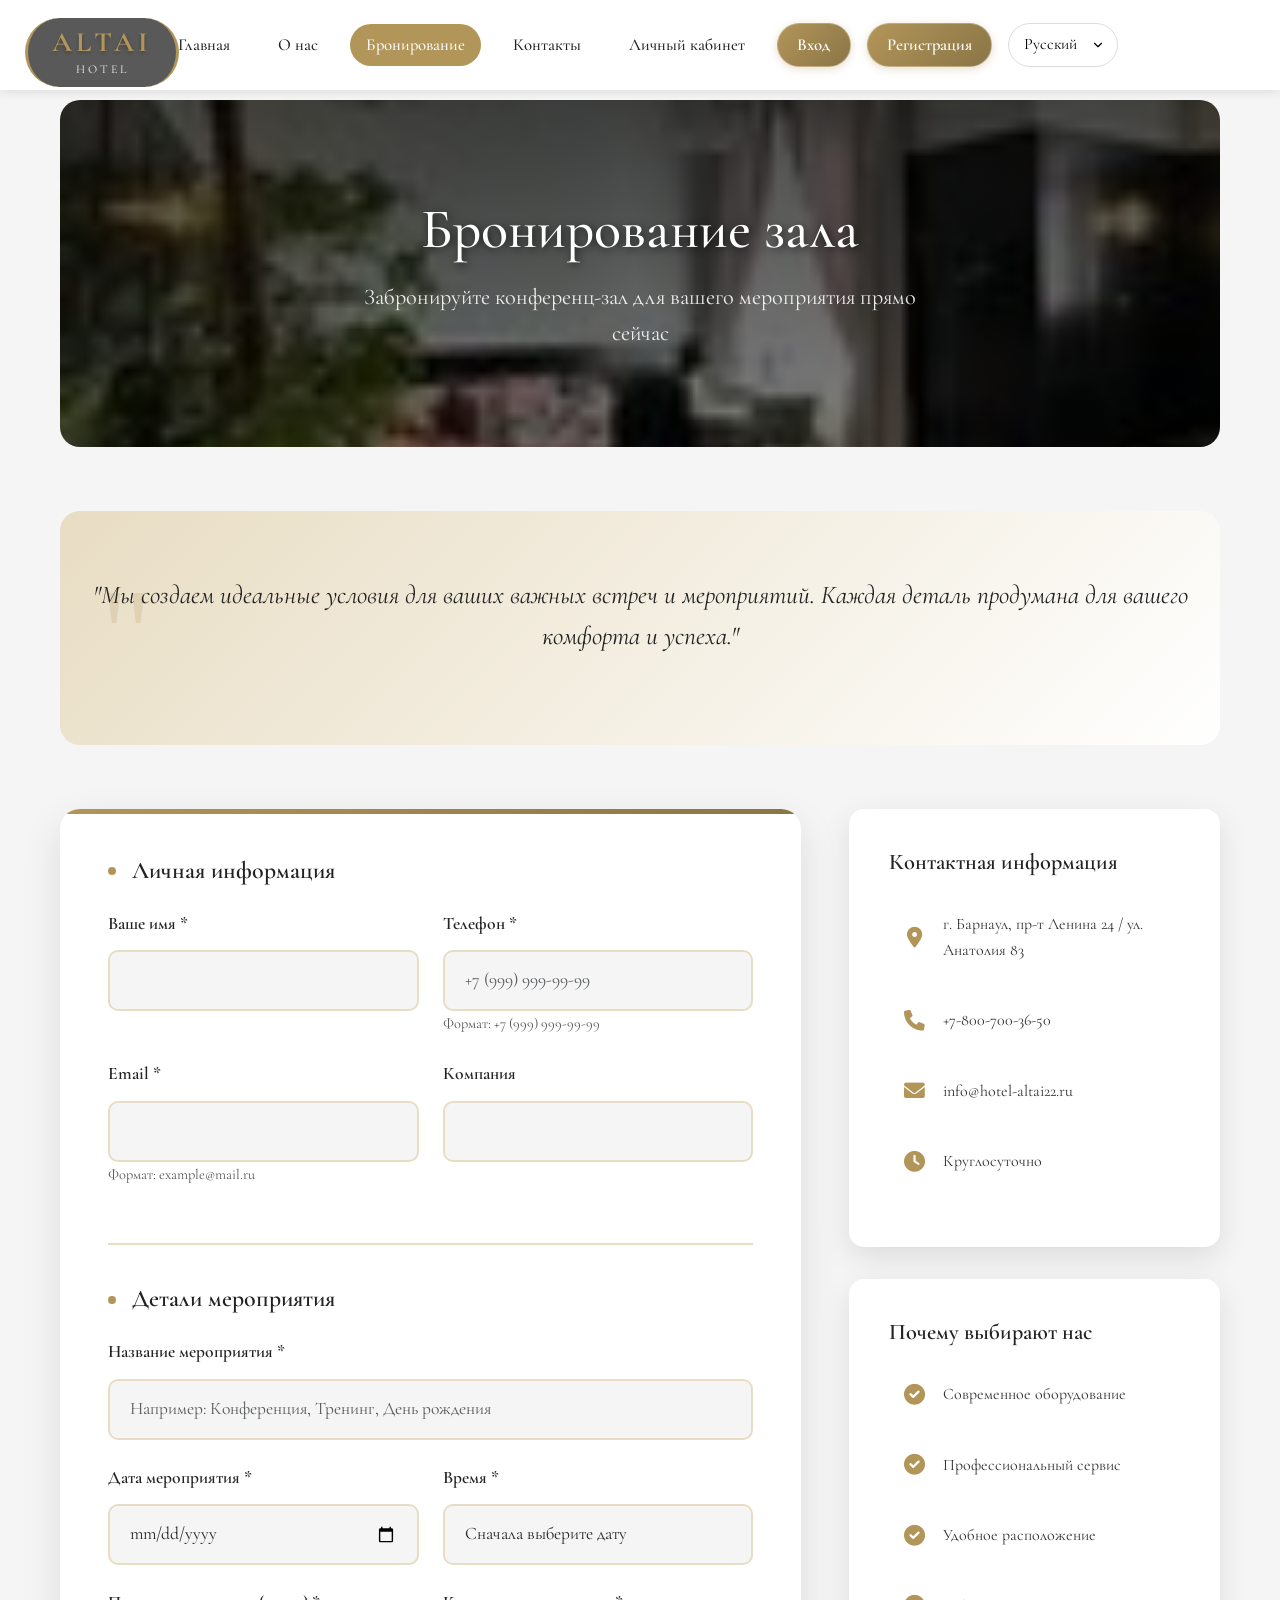
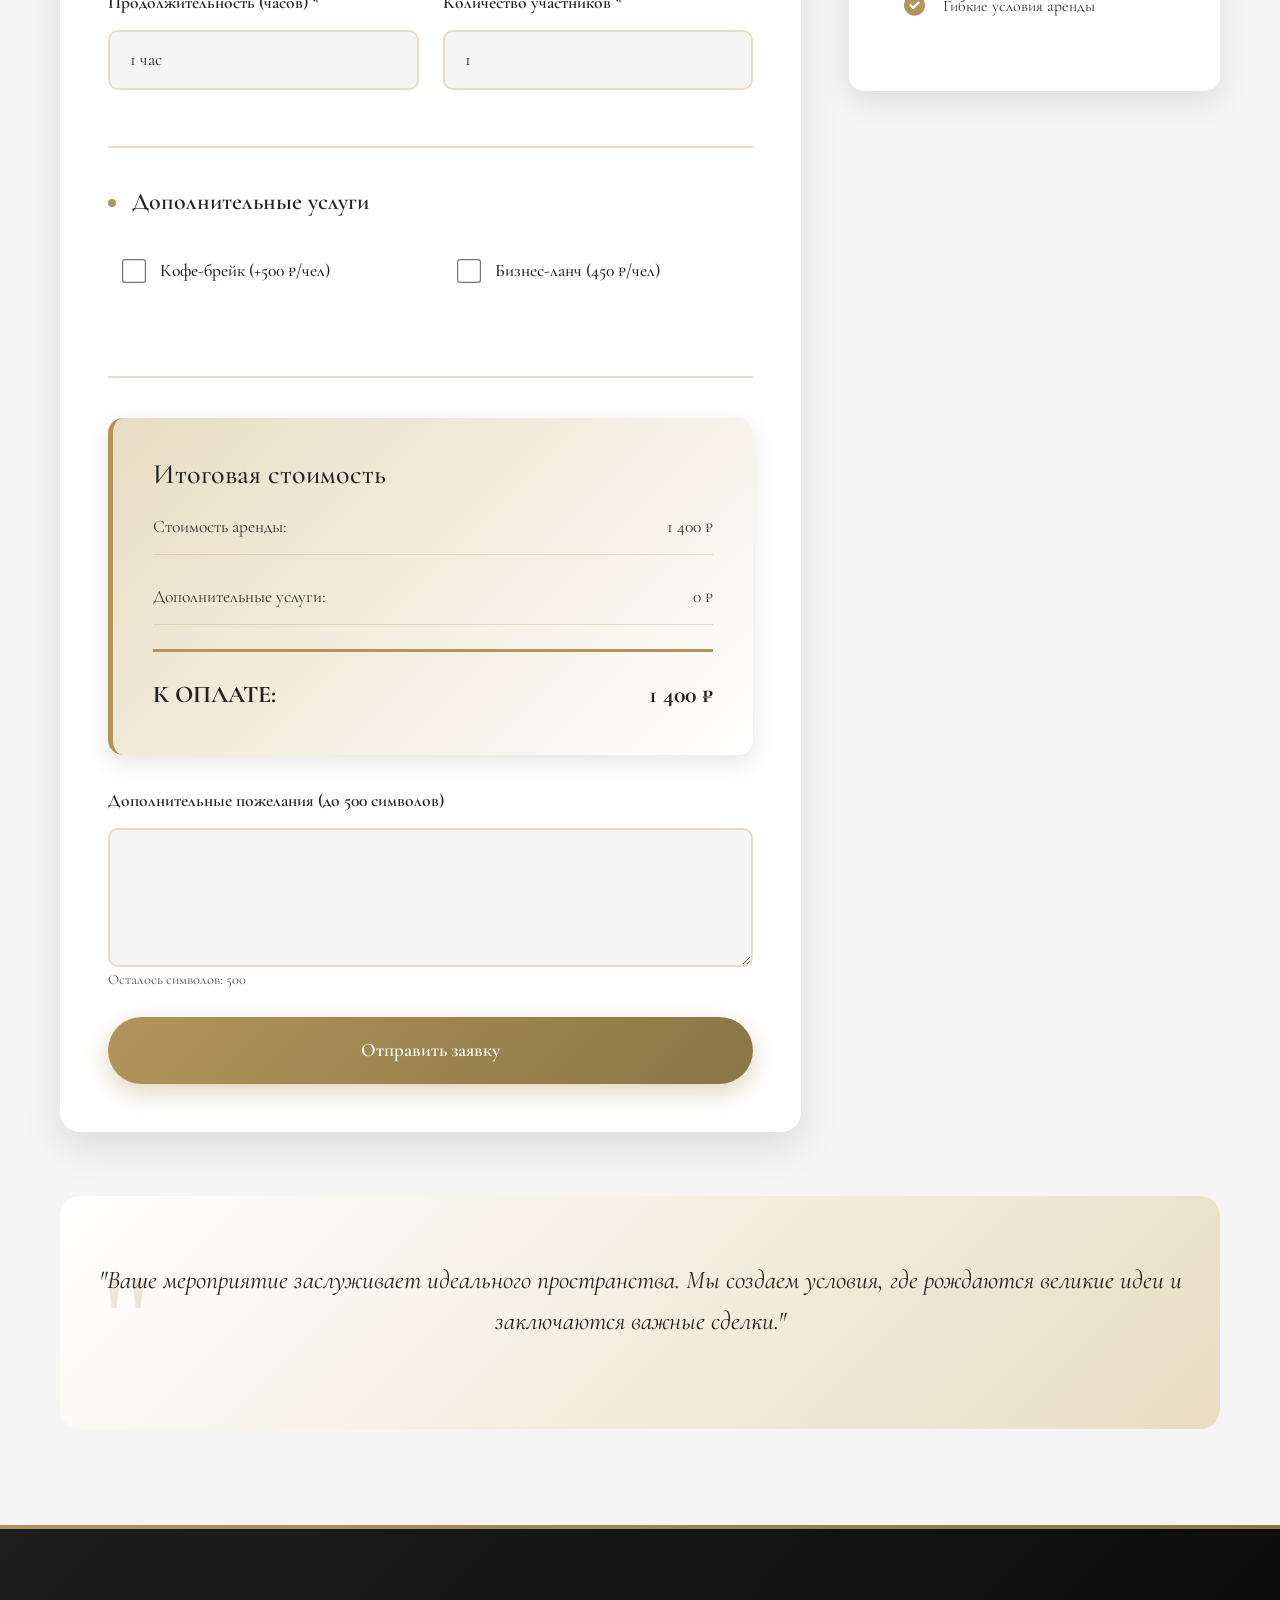
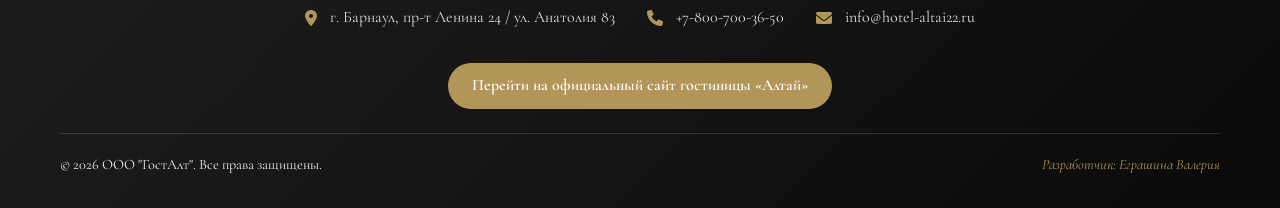
<file: templates/booking.html>
<!DOCTYPE html>
<html lang="ru">
<head>
  <meta charset="UTF-8">
  <meta name="viewport" content="width=device-width, initial-scale=1.0, user-scalable=yes">
  <title id="pageTitle">Бронирование - Конференц-зал «Алтай»</title>
  <link href="https://fonts.googleapis.com/css2?family=Cormorant+Garamond:wght@300;400;500;600;700&display=swap" rel="stylesheet">
  <link rel="stylesheet" href="https://cdnjs.cloudflare.com/ajax/libs/font-awesome/6.0.0/css/all.min.css">
  <link href="https://cdn.jsdelivr.net/npm/bootstrap@5.3.2/dist/css/bootstrap.min.css" rel="stylesheet">
  <style>
    :root {
      --gold: #B29559;
      --dark-gold: #8a7546;
      --light-gold: #e8ddc3;
      --dark: #222;
      --light: #f5f5f5;
      --white: #fff;
      --gray: #555;
      --transition: all 0.3s ease;
    }
    * { margin: 0; padding: 0; box-sizing: border-box; }
    body {
      font-family: 'Cormorant Garamond', serif;
      color: #333;
      line-height: 1.6;
      background-color: var(--light);
      overflow-x: hidden;
    }

    /* --- СТИЛЬНЫЙ ТЕКСТОВЫЙ ЛОГОТИП ALTAI HOTEL --- */
    .site-logo {
      position: fixed;
      top: 18px;
      left: 25px;
      z-index: 2001;
      transition: var(--transition);
      cursor: pointer;
    }
    .logo-text {
      background: rgba(0, 0, 0, 0.65);
      backdrop-filter: blur(4px);
      padding: 8px 24px;
      border-radius: 50px;
      display: flex;
      flex-direction: column;
      align-items: center;
      border-left: 3px solid var(--gold);
      border-right: 3px solid var(--gold);
      transition: var(--transition);
    }
    .logo-text:hover {
      background: rgba(0, 0, 0, 0.8);
      transform: scale(1.02);
      border-left-color: var(--dark-gold);
      border-right-color: var(--dark-gold);
    }
    .logo-altai {
      font-size: 28px;
      font-weight: 700;
      letter-spacing: 4px;
      color: var(--gold);
      font-family: 'Cormorant Garamond', serif;
      line-height: 1.2;
      text-shadow: 0 2px 4px rgba(0,0,0,0.3);
    }
    .logo-hotel {
      font-size: 12px;
      font-weight: 400;
      letter-spacing: 3px;
      color: #eee;
      font-family: 'Cormorant Garamond', serif;
      text-transform: uppercase;
    }
    @media (max-width: 768px) {
      .site-logo { top: 12px; left: 15px; }
      .logo-text { padding: 5px 16px; }
      .logo-altai { font-size: 20px; letter-spacing: 3px; }
      .logo-hotel { font-size: 9px; letter-spacing: 2px; }
    }
    @media (max-width: 480px) {
      .logo-text { padding: 4px 12px; }
      .logo-altai { font-size: 16px; letter-spacing: 2px; }
      .logo-hotel { font-size: 7px; letter-spacing: 1.5px; }
    }

    /* Навигация */
    .navbar {
      background: var(--white);
      box-shadow: 0 2px 10px rgba(0,0,0,0.1);
      position: fixed;
      width: 100%;
      top: 0;
      z-index: 1000;
      transition: var(--transition);
      padding: 10px 0;
    }
    .nav-container {
      max-width: 1200px;
      margin: 0 auto;
      padding: 0 20px;
      display: flex;
      justify-content: flex-end;
      align-items: center;
      min-height: 70px;
      gap: 20px;
      flex-wrap: wrap;
    }
    .nav-menu {
      display: flex;
      gap: 1rem;
      align-items: center;
      flex-wrap: wrap;
    }
    .nav-link {
      text-decoration: none;
      color: var(--dark);
      font-weight: 500;
      padding: 0.5rem 1rem;
      border-radius: 40px;
      transition: var(--transition);
      font-size: 1.05em;
      white-space: nowrap;
      font-family: 'Cormorant Garamond', serif;
    }
    .nav-link:hover, .nav-link.active {
      background: var(--gold);
      color: var(--white);
    }
    .auth-link {
      background: linear-gradient(135deg, var(--gold), var(--dark-gold));
      color: white !important;
      border-radius: 40px;
      padding: 0.5rem 1.2rem;
      font-weight: 600;
      box-shadow: 0 2px 8px rgba(178,149,89,0.3);
      transition: var(--transition);
      border: 1px solid rgba(255,255,255,0.3);
      font-family: 'Cormorant Garamond', serif;
    }
    .auth-link:hover {
      transform: translateY(-2px);
      box-shadow: 0 6px 14px rgba(178,149,89,0.5);
      background: var(--dark-gold);
      color: white;
    }
    .lang-switcher { position: relative; }
    .lang-select {
      padding: 8px 30px 8px 15px;
      border: 1px solid #ddd;
      border-radius: 30px;
      background: var(--white);
      cursor: pointer;
      appearance: none;
      background-image: url("data:image/svg+xml;charset=UTF-8,%3csvg xmlns='http://www.w3.org/2000/svg' viewBox='0 0 24 24' fill='none' stroke='currentColor' stroke-width='2' stroke-linecap='round' stroke-linejoin='round'%3e%3cpolyline points='6 9 12 15 18 9'%3e%3c/polyline%3e%3c/svg%3e");
      background-repeat: no-repeat;
      background-position: right 12px center;
      background-size: 14px;
      font-family: 'Cormorant Garamond', serif;
      transition: var(--transition);
      min-width: 110px;
    }

    /* Кнопка наверх */
    .scroll-to-top {
      position: fixed;
      bottom: 30px;
      right: 30px;
      background: var(--gold);
      color: var(--white);
      width: 50px;
      height: 50px;
      border-radius: 50%;
      display: none;
      align-items: center;
      justify-content: center;
      cursor: pointer;
      transition: var(--transition);
      z-index: 1000;
      box-shadow: 0 4px 12px rgba(0,0,0,0.15);
      border: none;
      font-size: 1.2em;
    }
    .scroll-to-top:hover { background: var(--dark-gold); transform: translateY(-3px) scale(1.1); }

    /* Контент */
    .content-section { max-width: 1200px; margin: 100px auto 60px; padding: 0 20px; }
    .section-title {
      font-family: 'Cormorant Garamond', serif;
      font-size: 3em;
      text-align: center;
      margin-bottom: 4rem;
      color: var(--dark);
      position: relative;
      font-weight: 600;
    }
    .section-title:after {
      content: ''; display: block; width: 120px; height: 4px;
      background: var(--gold); margin: 20px auto; border-radius: 2px;
    }
    @media (max-width: 768px) { .section-title { font-size: 2.2em; } }

    .booking-hero {
      background: linear-gradient(rgba(0,0,0,0.7), rgba(0,0,0,0.5)), url('/static/images/бронь.jpg');
      background-size: cover; background-position: center; background-attachment: fixed;
      padding: 6rem 2rem; text-align: center; color: var(--white);
      border-radius: 20px; margin-bottom: 4rem; position: relative; overflow: hidden;
    }
    .booking-hero::before {
      content: ''; position: absolute; top: 0; left: -100%; width: 100%; height: 100%;
      background: linear-gradient(90deg, transparent, rgba(255,255,255,0.1), transparent);
      animation: shimmer 3s infinite;
    }
    @keyframes shimmer { 0% { left: -100%; } 100% { left: 100%; } }
    .booking-hero h1 { font-size: 3.5em; margin-bottom: 1rem; text-shadow: 2px 2px 8px rgba(0,0,0,0.7); font-family: 'Cormorant Garamond', serif; }
    @media (max-width: 768px) { .booking-hero h1 { font-size: 2.5em; } }
    .booking-hero p { font-size: 1.4em; opacity: 0.9; max-width: 600px; margin: 0 auto; }

    .booking-container { display: grid; grid-template-columns: 2fr 1fr; gap: 3rem; margin-bottom: 4rem; }
    @media (max-width: 768px) { .booking-container { grid-template-columns: 1fr; } }

    .booking-form {
      background: var(--white); border-radius: 20px; padding: 3rem;
      box-shadow: 0 15px 40px rgba(0,0,0,0.1); position: relative; overflow: hidden;
    }
    .booking-form::before {
      content: ''; position: absolute; top: 0; left: 0; right: 0; height: 5px;
      background: linear-gradient(90deg, var(--gold), var(--dark-gold));
    }
    .form-section { margin-bottom: 2.5rem; padding-bottom: 2rem; border-bottom: 2px solid var(--light-gold); }
    .form-section:last-child { border-bottom: none; }
    .form-section h3 {
      font-family: 'Cormorant Garamond', serif; margin-bottom: 1.5rem; color: var(--dark);
      font-size: 1.5em; font-weight: 600; position: relative; padding-left: 1.5rem;
    }
    .form-section h3::before {
      content: ''; position: absolute; left: 0; top: 50%; transform: translateY(-50%);
      width: 8px; height: 8px; background: var(--gold); border-radius: 50%;
    }
    .form-group { margin-bottom: 1.5rem; }
    .form-group label {
      display: block; margin-bottom: 0.8rem; font-weight: 600; color: var(--dark);
      font-family: 'Cormorant Garamond', serif; font-size: 1.1em;
    }
    .form-control {
      width: 100%; padding: 15px 20px; border: 2px solid var(--light-gold); border-radius: 10px;
      font-size: 1.1em; transition: var(--transition); font-family: 'Cormorant Garamond', serif; background: var(--light);
    }
    .form-control:focus { border-color: var(--gold); outline: none; box-shadow: 0 0 0 3px rgba(178, 149, 89, 0.1); background: var(--white); }
    .form-row { display: grid; grid-template-columns: 1fr 1fr; gap: 1.5rem; }
    @media (max-width: 768px) { .form-row { grid-template-columns: 1fr; } }

    .btn-submit {
      background: linear-gradient(135deg, var(--gold), var(--dark-gold)); color: var(--white); border: none;
      padding: 18px 35px; border-radius: 50px; font-size: 1.2em; cursor: pointer;
      transition: var(--transition); width: 100%; font-weight: 600;
      box-shadow: 0 8px 25px rgba(178, 149, 89, 0.4); font-family: 'Cormorant Garamond', serif;
      position: relative; overflow: hidden; display: inline-block; text-align: center;
    }
    .btn-submit::before {
      content: ''; position: absolute; top: 0; left: -100%; width: 100%; height: 100%;
      background: linear-gradient(90deg, transparent, rgba(255,255,255,0.3), transparent); transition: var(--transition);
    }
    .btn-submit:hover::before { left: 100%; }
    .btn-submit:hover { transform: translateY(-3px); box-shadow: 0 12px 30px rgba(178, 149, 89, 0.6); }

    .booking-sidebar { display: flex; flex-direction: column; gap: 2rem; }
    .sidebar-card {
      background: var(--white); border-radius: 15px; padding: 2.5rem;
      box-shadow: 0 10px 30px rgba(0,0,0,0.1); transition: var(--transition); position: relative; overflow: hidden;
    }
    .sidebar-card::before {
      content: ''; position: absolute; top: 0; left: 0; right: 0; height: 4px;
      background: var(--gold); transform: scaleX(0); transition: var(--transition);
    }
    .sidebar-card:hover::before { transform: scaleX(1); }
    .sidebar-card:hover { transform: translateY(-5px); box-shadow: 0 15px 40px rgba(0,0,0,0.15); }
    .sidebar-card h3 {
      font-family: 'Cormorant Garamond', serif; margin-bottom: 1.5rem;
      color: var(--dark); font-size: 1.4em; font-weight: 600;
    }
    .info-item {
      display: flex; align-items: center; gap: 1rem; margin-bottom: 1.2rem;
      padding: 0.8rem; border-radius: 8px; transition: var(--transition);
    }
    .info-item:hover { background: var(--light-gold); transform: translateX(5px); }
    .info-item i { color: var(--gold); font-size: 1.3em; min-width: 25px; text-align: center; }

    .total-summary {
      background: linear-gradient(135deg, var(--light-gold), var(--white));
      border-radius: 15px; padding: 2.5rem; margin: 2rem 0;
      border-left: 5px solid var(--gold); transition: var(--transition); box-shadow: 0 8px 25px rgba(0,0,0,0.1);
    }
    .total-summary:hover { transform: translateY(-5px); box-shadow: 0 12px 35px rgba(0,0,0,0.15); }
    .total-row { display: flex; justify-content: space-between; margin-bottom: 1rem; padding: 0.8rem 0; border-bottom: 1px solid rgba(178, 149, 89, 0.3); font-size: 1.1em; font-family: 'Cormorant Garamond', serif; }
    .total-final { display: flex; justify-content: space-between; font-size: 1.5em; font-weight: bold; margin-top: 1.5rem; padding-top: 1.5rem; border-top: 3px solid var(--gold); color: var(--dark); font-family: 'Cormorant Garamond', serif; }

    .checkbox-group {
      display: flex; align-items: center; gap: 1rem; margin-bottom: 1.2rem;
      padding: 1rem; border-radius: 8px; transition: var(--transition); cursor: pointer;
    }
    .checkbox-group:hover { background: var(--light-gold); }
    .checkbox-group input[type="checkbox"] { width: 20px; height: 20px; accent-color: var(--gold); transform: scale(1.2); }
    .checkbox-group label { margin: 0; font-weight: 500; cursor: pointer; font-family: 'Cormorant Garamond', serif; }

    .quote-section {
      background: linear-gradient(135deg, var(--light-gold), var(--white)); padding: 4rem 2rem;
      border-radius: 20px; margin: 4rem 0; text-align: center; position: relative; overflow: hidden;
    }
    .quote-section::before {
      content: '"'; position: absolute; top: 20px; left: 40px; font-size: 8em;
      color: var(--gold); opacity: 0.2; font-family: serif;
    }
    .quote-text {
      font-size: 1.6em; font-style: italic; color: var(--dark); margin-bottom: 1.5rem;
      position: relative; z-index: 1; line-height: 1.6;
    }

    footer {
      background: linear-gradient(135deg, #1e1e1e, #0a0a0a); padding: 3rem 1rem 2rem;
      margin-top: 6rem; color: #eee; position: relative;
    }
    footer::before {
      content: ''; position: absolute; top: 0; left: 0; right: 0; height: 4px;
      background: linear-gradient(90deg, var(--gold), var(--dark-gold));
    }
    .footer-content { max-width: 1200px; margin: 0 auto; padding: 0 20px; }
    .footer-contacts { display: flex; justify-content: center; flex-wrap: wrap; gap: 2rem; margin: 2rem 0; }
    .footer-contact-item { display: flex; align-items: center; gap: 0.8rem; }
    .footer-contact-item i { color: var(--gold); }
    .footer-contact-item a, .footer-contact-item span { color: #ddd; text-decoration: none; transition: var(--transition); }
    .footer-contact-item a:hover { color: var(--gold); }
    .official-site-link {
      background: var(--gold); display: inline-block; width: fit-content; margin: 0 auto;
      padding: 10px 24px; border-radius: 40px; color: white; text-decoration: none;
      font-weight: 600; transition: 0.2s;
    }
    .official-site-link:hover { background: var(--dark-gold); transform: scale(1.02); }
    .footer-bottom {
      display: flex; justify-content: space-between; align-items: center; flex-wrap: wrap;
      margin-top: 1.5rem; border-top: 1px solid rgba(255,255,255,0.15); padding-top: 1.2rem; font-size: 0.9rem;
    }
    @media (max-width: 768px) {
      .footer-bottom { flex-direction: column; text-align: center; gap: 0.7rem; }
      .footer-contacts { flex-direction: column; align-items: center; gap: 1rem; }
    }
    .developer { font-style: italic; color: var(--gold); }

    .fade-in { opacity: 0; transform: translateY(30px); transition: all 0.6s ease; }
    .fade-in.visible { opacity: 1; transform: translateY(0); }
    .mobile-menu-btn { display: none; background: none; border: none; font-size: 1.8rem; color: var(--gold); cursor: pointer; }
    .bar { width: 25px; height: 3px; background: var(--dark); margin: 3px 0; transition: var(--transition); }
    @media (max-width: 768px) {
      .mobile-menu-btn { display: block; }
      .nav-container { justify-content: space-between; }
      .navbar-collapse { background: var(--white); padding: 1rem; border-radius: 10px; margin-top: 1rem; box-shadow: 0 5px 15px rgba(0,0,0,0.1); }
      .nav-menu { flex-direction: column; gap: 0.8rem; }
    }
  </style>
</head>
<body>
  <!-- СТИЛЬНЫЙ ТЕКСТОВЫЙ ЛОГОТИП ALTAI HOTEL -->
  <div class="site-logo" onclick="location.href='/'">
    <div class="logo-text">
      <span class="logo-altai">ALTAI</span>
      <span class="logo-hotel">HOTEL</span>
    </div>
  </div>

  <nav class="navbar navbar-expand-lg">
    <div class="nav-container">
      <button class="navbar-toggler mobile-menu-btn" type="button" data-bs-toggle="collapse" data-bs-target="#navbarNav">
        <span class="bar"></span><span class="bar"></span><span class="bar"></span>
      </button>
      <div class="collapse navbar-collapse" id="navbarNav">
        <div class="nav-menu">
          <a href="/" class="nav-link" data-lang-key="navHome">Главная</a>
          <a href="/about" class="nav-link" data-lang-key="navAbout">О нас</a>
          <a href="/booking" class="nav-link active" data-lang-key="navBooking">Бронирование</a>
          <a href="/contacts" class="nav-link" data-lang-key="navContacts">Контакты</a>
          <a href="/personal" class="nav-link" data-lang-key="navProfile">Личный кабинет</a>
          <a href="/login" class="nav-link auth-link" data-lang-key="login">Вход</a>
          <a href="/register" class="nav-link auth-link" data-lang-key="register">Регистрация</a>
          <div class="lang-switcher">
            <select class="lang-select" id="languageSelect">
              <option value="ru">Русский</option>
              <option value="en">English</option>
              <option value="zh">中文</option>
            </select>
          </div>
        </div>
      </div>
    </div>
  </nav>

  <button class="scroll-to-top" onclick="scrollToTop()"><i class="fas fa-chevron-up"></i></button>

  <div class="content-section">
    <div class="booking-hero fade-in">
      <h1 id="pageTitleHero" data-lang-key="pageTitleHero">Бронирование зала</h1>
      <p id="heroSubtitle" data-lang-key="heroSubtitle">Забронируйте конференц-зал для вашего мероприятия прямо сейчас</p>
    </div>

    <div class="quote-section fade-in">
      <p class="quote-text" id="quote1" data-lang-key="quote1">"Мы создаем идеальные условия для ваших важных встреч и мероприятий. Каждая деталь продумана для вашего комфорта и успеха."</p>
    </div>

    <div class="booking-container">
      <div class="booking-form fade-in">
        <form id="reservation-form" method="POST" action="/booking">
          <div class="form-section">
            <h3 data-lang-key="personalInfo">Личная информация</h3>
            <div class="form-row">
              <div class="form-group">
                <label for="name" data-lang-key="nameLabel">Ваше имя *</label>
                <input type="text" id="name" name="name" class="form-control" required>
              </div>
              <div class="form-group">
                <label for="phone" data-lang-key="phoneLabel">Телефон *</label>
                <input type="tel" id="phone" name="phone" class="form-control" required pattern="^\+7\s?\(?\d{3}\)?\s?\d{3}\s?\d{2}\s?\d{2}$" maxlength="18" placeholder="+7 (999) 999-99-99">
                <small style="color: var(--gray); font-size: 0.9em;" data-lang-key="phoneHint">Формат: +7 (999) 999-99-99</small>
              </div>
            </div>
            <div class="form-row">
              <div class="form-group">
                <label for="email" data-lang-key="emailLabel">Email *</label>
                <input type="email" id="email" name="email" class="form-control" required pattern="[a-z0-9._%+-]+@[a-z0-9.-]+\.[a-z]{2,}$">
                <small style="color: var(--gray); font-size: 0.9em;" data-lang-key="emailHint">Формат: example@mail.ru</small>
              </div>
              <div class="form-group">
                <label for="company" data-lang-key="companyLabel">Компания</label>
                <input type="text" id="company" name="company" class="form-control">
              </div>
            </div>
          </div>

          <div class="form-section">
            <h3 data-lang-key="eventDetails">Детали мероприятия</h3>
            <div class="form-group">
              <label for="event_name" data-lang-key="eventNameLabel">Название мероприятия *</label>
              <input type="text" id="event_name" name="event_name" class="form-control" required placeholder="Например: Конференция, Тренинг, День рождения">
            </div>
            <div class="form-row">
              <div class="form-group">
                <label for="date" data-lang-key="dateLabel">Дата мероприятия *</label>
                <input type="date" id="date" name="date" class="form-control" required>
              </div>
              <div class="form-group">
                <label for="time" data-lang-key="timeLabel">Время *</label>
                <select id="time" name="time" class="form-control" required onchange="checkTimeAvailability()">
                  <!-- Опции времени будут заполнены через JS -->
                </select>
              </div>
            </div>
            <div class="form-row">
              <div class="form-group">
                <label for="duration" data-lang-key="durationLabel">Продолжительность (часов) *</label>
                <select id="duration" name="duration" class="form-control" required onchange="checkTimeAvailability(); calculateTotal()">
                  <option value="1">1 час</option>
                  <option value="2">2 часа</option>
                  <option value="3">3 часа</option>
                  <option value="4">4 часа</option>
                  <option value="5">5 часов</option>
                  <option value="6">6 часов</option>
                  <option value="7">7 часов</option>
                  <option value="8">8 часов</option>
                </select>
              </div>
              <div class="form-group">
                <label for="attendees" data-lang-key="attendeesLabel">Количество участников *</label>
                <input type="number" id="attendees" name="attendees" class="form-control" min="1" max="30" value="1" required onchange="calculateTotal()">
              </div>
            </div>
          </div>

          <div class="form-section">
            <h3 data-lang-key="additionalServices">Дополнительные услуги</h3>
            <div class="form-row">
              <div class="form-group">
                <div class="checkbox-group">
                  <input type="checkbox" id="coffee_break" name="coffee_break" onchange="calculateTotal()">
                  <label for="coffee_break" data-lang-key="coffeeLabel">Кофе-брейк (+500 ₽/чел)</label>
                </div>
              </div>
              <div class="form-group">
                <div class="checkbox-group">
                  <input type="checkbox" id="business_lunch" name="business_lunch" onchange="calculateTotal()">
                  <label for="business_lunch" data-lang-key="lunchLabel">Бизнес-ланч (450 ₽/чел)</label>
                </div>
              </div>
            </div>
          </div>

          <div class="total-summary">
            <h3 style="margin-top: 0; color: var(--dark);" data-lang-key="totalTitle">Итоговая стоимость</h3>
            <div class="total-row">
              <span data-lang-key="rentalLabel">Стоимость аренды:</span>
              <span id="rental-cost">0 ₽</span>
            </div>
            <div class="total-row">
              <span data-lang-key="additionalLabel">Дополнительные услуги:</span>
              <span id="additional-cost">0 ₽</span>
            </div>
            <div class="total-final">
              <span data-lang-key="totalLabel">К ОПЛАТЕ:</span>
              <span id="total-cost">0 ₽</span>
            </div>
          </div>

          <div class="form-group">
            <label for="message" data-lang-key="messageLabel">Дополнительные пожелания (до 500 символов)</label>
            <textarea id="message" name="message" class="form-control" rows="4" maxlength="500"></textarea>
            <small style="color: var(--gray); font-size: 0.9em;" id="charCount" data-lang-key="charRemaining">Осталось символов: 500</small>
          </div>

          <button type="submit" class="btn-submit" id="submitButton" data-lang-key="submitButton">Отправить заявку</button>
        </form>
      </div>

      <div class="booking-sidebar">
        <div class="sidebar-card fade-in">
          <h3 data-lang-key="contactInfo">Контактная информация</h3>
          <div class="info-item"><i class="fas fa-map-marker-alt"></i><span data-lang-key="footerAddress">г. Барнаул, пр-т Ленина 24 / ул. Анатолия 83</span></div>
          <div class="info-item"><i class="fas fa-phone"></i><span>+7-800-700-36-50</span></div>
          <div class="info-item"><i class="fas fa-envelope"></i><span>info@hotel-altai22.ru</span></div>
          <div class="info-item"><i class="fas fa-clock"></i><span data-lang-key="workTime">Круглосуточно</span></div>
        </div>
        <div class="sidebar-card fade-in">
          <h3 data-lang-key="whyChooseUs">Почему выбирают нас</h3>
          <div class="info-item"><i class="fas fa-check-circle"></i><span data-lang-key="reason1">Современное оборудование</span></div>
          <div class="info-item"><i class="fas fa-check-circle"></i><span data-lang-key="reason2">Профессиональный сервис</span></div>
          <div class="info-item"><i class="fas fa-check-circle"></i><span data-lang-key="reason3">Удобное расположение</span></div>
          <div class="info-item"><i class="fas fa-check-circle"></i><span data-lang-key="reason4">Гибкие условия аренды</span></div>
        </div>
      </div>
    </div>

    <div class="quote-section fade-in" style="background: linear-gradient(135deg, var(--white), var(--light-gold));">
      <p class="quote-text" id="quote2" data-lang-key="quote2">"Ваше мероприятие заслуживает идеального пространства. Мы создаем условия, где рождаются великие идеи и заключаются важные сделки."</p>
    </div>
  </div>

  <footer>
    <div class="footer-content">
      <div class="footer-contacts">
        <div class="footer-contact-item"><i class="fas fa-map-marker-alt"></i><span data-lang-key="footerAddress">г. Барнаул, пр-т Ленина 24 / ул. Анатолия 83</span></div>
        <div class="footer-contact-item"><i class="fas fa-phone"></i><a href="tel:+78007003650">+7-800-700-36-50</a></div>
        <div class="footer-contact-item"><i class="fas fa-envelope"></i><a href="mailto:info@hotel-altai22.ru">info@hotel-altai22.ru</a></div>
      </div>
      <div style="text-align:center;">
        <a href="https://hotel-altai22.ru/" target="_blank" class="official-site-link" data-lang-key="officialSiteLink">Перейти на официальный сайт гостиницы «Алтай»</a>
      </div>
      <div class="footer-bottom">
        <span data-lang-key="copyright">© 2026 ООО "ГостАлт". Все права защищены.</span>
        <span class="developer" data-lang-key="developer">Разработчик: Еграшина Валерия</span>
      </div>
    </div>
  </footer>

  <script src="https://cdn.jsdelivr.net/npm/bootstrap@5.3.2/dist/js/bootstrap.bundle.min.js"></script>
  <script>
    var HOURLY_RATE = 1400;
    var COFFEE_BREAK_PRICE = 500;
    var LUNCH_PRICE = 450;
    var currentLang = 'ru';
    
    // Массив доступных часов (целые часы)
    var availableHours = [];
    for (var h = 0; h < 24; h++) {
      var hourStr = h.toString().padStart(2, '0') + ':00';
      availableHours.push(hourStr);
    }

    // Ключ для хранения броней в localStorage
    var BOOKINGS_KEY = 'hall_bookings';

    // Получение всех броней
    function getBookings() {
      var stored = localStorage.getItem(BOOKINGS_KEY);
      if (!stored) return [];
      try {
        return JSON.parse(stored);
      } catch(e) {
        return [];
      }
    }

    // Сохранение брони
    function saveBooking(booking) {
      var bookings = getBookings();
      bookings.push(booking);
      localStorage.setItem(BOOKINGS_KEY, JSON.stringify(bookings));
    }

    // Проверка пересечения времен с учетом 30 минут на уборку
    function isTimeSlotAvailable(date, startTime, durationHours) {
      var bookings = getBookings();
      // Парсим время начала
      var startHour = parseInt(startTime.split(':')[0]);
      var startMinute = parseInt(startTime.split(':')[1]);
      var startTotalMinutes = startHour * 60 + startMinute;
      var endTotalMinutes = startTotalMinutes + durationHours * 60;
      // Учитываем 30 минут на уборку после брони
      var cleaningEndMinutes = endTotalMinutes + 30;
      
      var selectedDate = new Date(date);
      selectedDate.setHours(0, 0, 0, 0);
      
      for (var i = 0; i < bookings.length; i++) {
        var b = bookings[i];
        var bookingDate = new Date(b.date);
        bookingDate.setHours(0, 0, 0, 0);
        
        if (selectedDate.getTime() === bookingDate.getTime()) {
          var bookStartHour = parseInt(b.time.split(':')[0]);
          var bookStartMinute = parseInt(b.time.split(':')[1]);
          var bookStartTotal = bookStartHour * 60 + bookStartMinute;
          var bookEndTotal = bookStartTotal + b.duration * 60;
          var bookCleaningEnd = bookEndTotal + 30;
          
          // Проверяем пересечение: новая бронь не должна пересекаться с занятым временем + уборка
          if ((startTotalMinutes < bookCleaningEnd) && (cleaningEndMinutes > bookStartTotal)) {
            return false;
          }
        }
      }
      return true;
    }

    // Заполнение доступных времен для выбранной даты и длительности
    function populateTimeOptions() {
      var dateInput = document.getElementById('date');
      var timeSelect = document.getElementById('time');
      var durationSelect = document.getElementById('duration');
      
      if (!dateInput || !timeSelect || !durationSelect) return;
      
      var selectedDate = dateInput.value;
      var durationHours = parseInt(durationSelect.value) || 1;
      
      // Очищаем select
      timeSelect.innerHTML = '';
      
      if (!selectedDate) {
        var defaultOption = document.createElement('option');
        defaultOption.value = '';
        defaultOption.textContent = 'Сначала выберите дату';
        defaultOption.disabled = true;
        defaultOption.selected = true;
        timeSelect.appendChild(defaultOption);
        return;
      }
      
      var hasAvailable = false;
      for (var i = 0; i < availableHours.length; i++) {
        var timeValue = availableHours[i];
        if (isTimeSlotAvailable(selectedDate, timeValue, durationHours)) {
          var option = document.createElement('option');
          option.value = timeValue;
          option.textContent = timeValue;
          timeSelect.appendChild(option);
          hasAvailable = true;
        }
      }
      
      if (!hasAvailable) {
        var noOption = document.createElement('option');
        noOption.value = '';
        noOption.textContent = 'Нет доступного времени на эту дату';
        noOption.disabled = true;
        noOption.selected = true;
        timeSelect.appendChild(noOption);
      }
    }
    
    // Проверка доступности при изменении времени/длительности
    function checkTimeAvailability() {
      var timeSelect = document.getElementById('time');
      var durationSelect = document.getElementById('duration');
      var dateInput = document.getElementById('date');
      
      if (!timeSelect || !durationSelect || !dateInput) return true;
      
      var selectedTime = timeSelect.value;
      var selectedDate = dateInput.value;
      var durationHours = parseInt(durationSelect.value);
      
      if (!selectedDate || !selectedTime || !durationHours) return true;
      
      if (!isTimeSlotAvailable(selectedDate, selectedTime, durationHours)) {
        alert('Это время недоступно! Возможно, оно пересекается с другой бронью или временем на уборку зала (30 минут после брони). Пожалуйста, выберите другое время.');
        // Перезаполняем опции
        populateTimeOptions();
        return false;
      }
      return true;
    }

    var translations = {
      'ru': {
        hotel_prefix: "Гостиница", hotel_name: "«Алтай»",
        navHome: "Главная", navAbout: "О нас", navBooking: "Бронирование", navContacts: "Контакты", navProfile: "Личный кабинет",
        login: "Вход", register: "Регистрация",
        pageTitleHero: "Бронирование зала", heroSubtitle: "Забронируйте конференц-зал для вашего мероприятия прямо сейчас",
        quote1: '"Мы создаем идеальные условия для ваших важных встреч и мероприятий. Каждая деталь продумана для вашего комфорта и успеха."',
        quote2: '"Ваше мероприятие заслуживает идеального пространства. Мы создаем условия, где рождаются великие идеи и заключаются важные сделки."',
        personalInfo: "Личная информация", nameLabel: "Ваше имя *", phoneLabel: "Телефон *", emailLabel: "Email *", companyLabel: "Компания",
        eventDetails: "Детали мероприятия", eventNameLabel: "Название мероприятия *", dateLabel: "Дата мероприятия *", timeLabel: "Время *",
        durationLabel: "Продолжительность (часов) *", attendeesLabel: "Количество участников *",
        additionalServices: "Дополнительные услуги", coffeeLabel: "Кофе-брейк (+500 ₽/чел)", lunchLabel: "Бизнес-ланч (450 ₽/чел)",
        totalTitle: "Итоговая стоимость", rentalLabel: "Стоимость аренды:", additionalLabel: "Дополнительные услуги:", totalLabel: "К ОПЛАТЕ:",
        messageLabel: "Дополнительные пожелания (до 500 символов)", submitButton: "Отправить заявку",
        contactInfo: "Контактная информация", whyChooseUs: "Почему выбирают нас", reason1: "Современное оборудование",
        reason2: "Профессиональный сервис", reason3: "Удобное расположение", reason4: "Гибкие условия аренды",
        workTime: "Круглосуточно", officialSiteLink: "Перейти на официальный сайт гостиницы «Алтай»",
        copyright: "© 2026 ООО \"ГостАлт\". Все права защищены.", developer: "Разработчик: Еграшина Валерия",
        footerAddress: "г. Барнаул, пр-т Ленина 24 / ул. Анатолия 83",
        phoneHint: "Формат: +7 (999) 999-99-99", emailHint: "Формат: example@mail.ru", charRemaining: "Осталось символов:",
        successMessage: '✅ Заявка успешно отправлена! Мы свяжемся с вами.',
        errorMessage: '❌ Ошибка при отправке. Попробуйте позже.'
      },
      'en': {
        hotel_prefix: "Hotel", hotel_name: "«Altai»",
        navHome: "Home", navAbout: "About", navBooking: "Booking", navContacts: "Contacts", navProfile: "Profile",
        login: "Login", register: "Register",
        pageTitleHero: "Hall Booking", heroSubtitle: "Book the conference hall for your event right now",
        quote1: '"We create ideal conditions for your important meetings and events. Every detail is thought out for your comfort and success."',
        quote2: '"Your event deserves a perfect space. We create conditions where great ideas are born and important deals are made."',
        personalInfo: "Personal Information", nameLabel: "Your Name *", phoneLabel: "Phone *", emailLabel: "Email *", companyLabel: "Company",
        eventDetails: "Event Details", eventNameLabel: "Event Name *", dateLabel: "Event Date *", timeLabel: "Time *",
        durationLabel: "Duration (hours) *", attendeesLabel: "Number of Participants *",
        additionalServices: "Additional Services", coffeeLabel: "Coffee Break (+500 ₽/person)", lunchLabel: "Business Lunch (450 ₽/person)",
        totalTitle: "Total Cost", rentalLabel: "Rental Cost:", additionalLabel: "Additional Services:", totalLabel: "TO PAY:",
        messageLabel: "Additional Wishes (up to 500 characters)", submitButton: "Send Request",
        contactInfo: "Contact Information", whyChooseUs: "Why Choose Us", reason1: "Modern equipment",
        reason2: "Professional service", reason3: "Convenient location", reason4: "Flexible rental terms",
        workTime: "24/7", officialSiteLink: "Go to official website of Hotel Altai",
        copyright: "© 2026 LLC \"GostAlt\". All rights reserved.", developer: "Developer: Valeria Egrashina",
        footerAddress: "Barnaul, Lenina Ave 24 / Anatoliya St 83",
        phoneHint: "Format: +7 (999) 999-99-99", emailHint: "Format: example@mail.ru", charRemaining: "Characters left:",
        successMessage: '✅ Request sent successfully! We will contact you.',
        errorMessage: '❌ Error sending request. Please try again.'
      },
      'zh': {
        hotel_prefix: "酒店", hotel_name: "「阿尔泰」",
        navHome: "首页", navAbout: "关于", navBooking: "预订", navContacts: "联系方式", navProfile: "个人中心",
        login: "登录", register: "注册",
        pageTitleHero: "厅堂预订", heroSubtitle: "立即为您的活动预订会议厅",
        quote1: '"我们为您的重要会议和活动创造理想条件。每一个细节都为您舒适和成功而精心设计。"',
        quote2: '"您的活动值得完美的空间。我们创造条件，让伟大想法诞生，重要交易达成。"',
        personalInfo: "个人信息", nameLabel: "您的姓名 *", phoneLabel: "电话 *", emailLabel: "邮箱 *", companyLabel: "公司",
        eventDetails: "活动详情", eventNameLabel: "活动名称 *", dateLabel: "活动日期 *", timeLabel: "时间 *",
        durationLabel: "持续时间 (小时) *", attendeesLabel: "参与人数 *",
        additionalServices: "附加服务", coffeeLabel: "咖啡休息 (+500 ₽/人)", lunchLabel: "商务午餐 (450 ₽/人)",
        totalTitle: "总费用", rentalLabel: "租赁费用:", additionalLabel: "附加服务:", totalLabel: "应付金额:",
        messageLabel: "附加要求 (最多500字符)", submitButton: "发送申请",
        contactInfo: "联系信息", whyChooseUs: "为何选择我们", reason1: "现代化设备",
        reason2: "专业服务", reason3: "便利位置", reason4: "灵活租赁条件",
        workTime: "24/7", officialSiteLink: "前往阿尔泰酒店官方网站",
        copyright: "© 2026 戈斯特阿尔特有限责任公司。版权所有。", developer: "开发者: 瓦莱里娅·叶格拉希娜",
        footerAddress: "巴尔瑙尔市，列宁大道24号/阿纳托利亚街83号",
        phoneHint: "格式：+7 (999) 999-99-99", emailHint: "格式：example@mail.ru", charRemaining: "剩余字符:",
        successMessage: '✅ 申请已成功发送！我们会与您联系。',
        errorMessage: '❌ 发送错误。请稍后再试。'
      }
    };

    function setMinDate() {
      var today = new Date();
      var yyyy = today.getFullYear();
      var mm = today.getMonth() + 1;
      var dd = today.getDate();
      if (mm < 10) mm = '0' + mm;
      if (dd < 10) dd = '0' + dd;
      var dateInput = document.getElementById('date');
      if (dateInput) dateInput.min = yyyy + '-' + mm + '-' + dd;
    }

    function calculateTotal() {
      var durationSelect = document.getElementById('duration');
      var attendeesInput = document.getElementById('attendees');
      var coffeeCheckbox = document.getElementById('coffee_break');
      var lunchCheckbox = document.getElementById('business_lunch');
      var duration = durationSelect ? parseInt(durationSelect.value) || 0 : 0;
      var attendees = attendeesInput ? parseInt(attendeesInput.value) || 0 : 0;
      var rentalCost = duration * HOURLY_RATE;
      var additionalCost = 0;
      if (coffeeCheckbox && coffeeCheckbox.checked) additionalCost += COFFEE_BREAK_PRICE * attendees;
      if (lunchCheckbox && lunchCheckbox.checked) additionalCost += LUNCH_PRICE * attendees;
      var totalCost = rentalCost + additionalCost;
      var rentalSpan = document.getElementById('rental-cost');
      var additionalSpan = document.getElementById('additional-cost');
      var totalSpan = document.getElementById('total-cost');
      if (rentalSpan) rentalSpan.textContent = rentalCost.toLocaleString('ru-RU') + ' ₽';
      if (additionalSpan) additionalSpan.textContent = additionalCost.toLocaleString('ru-RU') + ' ₽';
      if (totalSpan) totalSpan.textContent = totalCost.toLocaleString('ru-RU') + ' ₽';
    }

    function changeLanguage(lang) {
      currentLang = lang;
      localStorage.setItem('preferredLanguage', lang);
      var t = translations[lang];
      if (!t) return;
      if (lang === 'ru') document.title = 'Бронирование - Конференц-зал «Алтай»';
      else if (lang === 'en') document.title = 'Booking - Conference Hall Altai';
      else document.title = '预订 - 阿尔泰会议厅';

      var elements = document.querySelectorAll('[data-lang-key]');
      for (var i = 0; i < elements.length; i++) {
        var el = elements[i];
        var key = el.getAttribute('data-lang-key');
        if (t[key] !== undefined) {
          if (el.tagName === 'INPUT' || el.tagName === 'TEXTAREA') {
            if (el.placeholder !== undefined) el.placeholder = t[key];
          } else {
            el.innerText = t[key];
          }
        }
      }

      var durationSelect = document.getElementById('duration');
      if (durationSelect) {
        for (var i = 0; i < durationSelect.options.length; i++) {
          var val = durationSelect.options[i].value;
          if (lang === 'ru') {
            if (val == 1) durationSelect.options[i].text = val + ' час';
            else if (val < 5) durationSelect.options[i].text = val + ' часа';
            else durationSelect.options[i].text = val + ' часов';
          } else if (lang === 'en') {
            durationSelect.options[i].text = val + ' ' + (val == 1 ? 'hour' : 'hours');
          } else {
            durationSelect.options[i].text = val + ' 小时';
          }
        }
      }

      var messageField = document.getElementById('message');
      if (messageField) {
        var remaining = 500 - messageField.value.length;
        var charSpan = document.getElementById('charCount');
        if (charSpan) charSpan.innerHTML = t.charRemaining + ' ' + remaining;
      }
    }

    function showNotification(message, type) {
      var notification = document.createElement('div');
      var bgColor = (type === 'success') ? '#28a745' : '#dc3545';
      notification.style.cssText = 'position: fixed; top: 20px; right: 20px; background: ' + bgColor + '; color: white; padding: 1rem 2rem; border-radius: 10px; box-shadow: 0 5px 15px rgba(0,0,0,0.3); z-index: 3000; transform: translateX(100%); transition: transform 0.3s ease; font-family: \'Cormorant Garamond\', serif; font-size: 1.1rem;';
      notification.textContent = message;
      document.body.appendChild(notification);
      setTimeout(function() { notification.style.transform = 'translateX(0)'; }, 100);
      setTimeout(function() {
        notification.style.transform = 'translateX(100%)';
        setTimeout(function() { notification.remove(); }, 300);
      }, 4000);
    }

    function scrollToTop() { window.scrollTo({ top: 0, behavior: 'smooth' }); }

    window.addEventListener('scroll', function() {
      var scrollBtn = document.querySelector('.scroll-to-top');
      if (window.pageYOffset > 300) scrollBtn.style.display = 'flex';
      else scrollBtn.style.display = 'none';
      var fadeElements = document.querySelectorAll('.fade-in');
      for (var i = 0; i < fadeElements.length; i++) {
        var el = fadeElements[i];
        if (el.getBoundingClientRect().top < window.innerHeight - 150) {
          el.classList.add('visible');
        }
      }
    });

    document.addEventListener('DOMContentLoaded', function() {
      setMinDate();
      calculateTotal();
      var fadeElements = document.querySelectorAll('.fade-in');
      for (var i = 0; i < fadeElements.length; i++) {
        var el = fadeElements[i];
        if (el.getBoundingClientRect().top < window.innerHeight - 150) {
          el.classList.add('visible');
        }
      }

      var savedLang = localStorage.getItem('preferredLanguage') || 'ru';
      var langSelect = document.getElementById('languageSelect');
      if (langSelect) langSelect.value = savedLang;
      changeLanguage(savedLang);

      // АВТО-ЗАПОЛНЕНИЕ ФОРМЫ ИЗ LOCALSTORAGE (личный кабинет)
      var userName = localStorage.getItem('userName');
      var userPhone = localStorage.getItem('userPhone');
      var userEmail = localStorage.getItem('userEmail');
      
      var nameInput = document.getElementById('name');
      var phoneInput = document.getElementById('phone');
      var emailInput = document.getElementById('email');
      
      if (nameInput && userName) nameInput.value = userName;
      if (phoneInput && userPhone) phoneInput.value = userPhone;
      if (emailInput && userEmail) emailInput.value = userEmail;

      var messageField = document.getElementById('message');
      if (messageField) {
        var t = translations[savedLang];
        var rem = 500 - messageField.value.length;
        var charSpan = document.getElementById('charCount');
        if (charSpan) charSpan.innerHTML = t.charRemaining + ' ' + rem;
        messageField.addEventListener('input', function() {
          var remaining = 500 - this.value.length;
          var tCurr = translations[currentLang];
          var charSpan2 = document.getElementById('charCount');
          if (charSpan2) charSpan2.innerHTML = tCurr.charRemaining + ' ' + remaining;
        });
      }
      
      // Инициализация select времени
      var timeSelect = document.getElementById('time');
      if (timeSelect) {
        // Заполняем начальные опции
        var defaultOption = document.createElement('option');
        defaultOption.value = '';
        defaultOption.textContent = 'Сначала выберите дату';
        defaultOption.disabled = true;
        defaultOption.selected = true;
        timeSelect.appendChild(defaultOption);
      }
      
      // Обработчик изменения даты
      var dateInput = document.getElementById('date');
      if (dateInput) {
        dateInput.addEventListener('change', function() {
          populateTimeOptions();
        });
      }
      
      // Обработчик изменения длительности
      var durationSelect = document.getElementById('duration');
      if (durationSelect) {
        durationSelect.addEventListener('change', function() {
          if (dateInput && dateInput.value) {
            populateTimeOptions();
          }
        });
      }

      var form = document.getElementById('reservation-form');
      if (form) {
        form.addEventListener('submit', function(e) {
          e.preventDefault();
          
          // Дополнительная проверка на доступность перед отправкой
          var selectedDate = dateInput.value;
          var selectedTime = timeSelect.value;
          var selectedDuration = parseInt(durationSelect.value);
          
          if (!isTimeSlotAvailable(selectedDate, selectedTime, selectedDuration)) {
            alert('Извините, это время уже недоступно! Пожалуйста, выберите другое время.');
            populateTimeOptions();
            return;
          }
          
          var formData = new FormData(form);
          var t = translations[currentLang];
          
          // Сохраняем бронь в localStorage
          var bookingData = {
            date: selectedDate,
            time: selectedTime,
            duration: selectedDuration,
            name: formData.get('name'),
            phone: formData.get('phone'),
            email: formData.get('email'),
            event_name: formData.get('event_name'),
            attendees: parseInt(formData.get('attendees')),
            company: formData.get('company') || '',
            message: formData.get('message') || '',
            coffee_break: formData.get('coffee_break') === 'on',
            business_lunch: formData.get('business_lunch') === 'on',
            timestamp: new Date().toISOString()
          };
          saveBooking(bookingData);
          
          fetch('/booking', {
            method: 'POST',
            body: formData
          })
          .then(function(response) { return response.text(); })
          .then(function(data) {
            showNotification(t.successMessage, 'success');
            form.reset();
            calculateTotal();
            setMinDate();
            // Восстанавливаем авто-заполненные данные после сброса
            if (nameInput && userName) nameInput.value = userName;
            if (phoneInput && userPhone) phoneInput.value = userPhone;
            if (emailInput && userEmail) emailInput.value = userEmail;
            // Обновляем доступные времена
            if (dateInput && dateInput.value) {
              populateTimeOptions();
            }
          })
          .catch(function(error) {
            showNotification(t.errorMessage, 'error');
          });
        });
      }
    });

    var langSelectEl = document.getElementById('languageSelect');
    if (langSelectEl) {
      langSelectEl.addEventListener('change', function() {
        changeLanguage(this.value);
      });
    }
  </script>
</body>
</html>
</file>
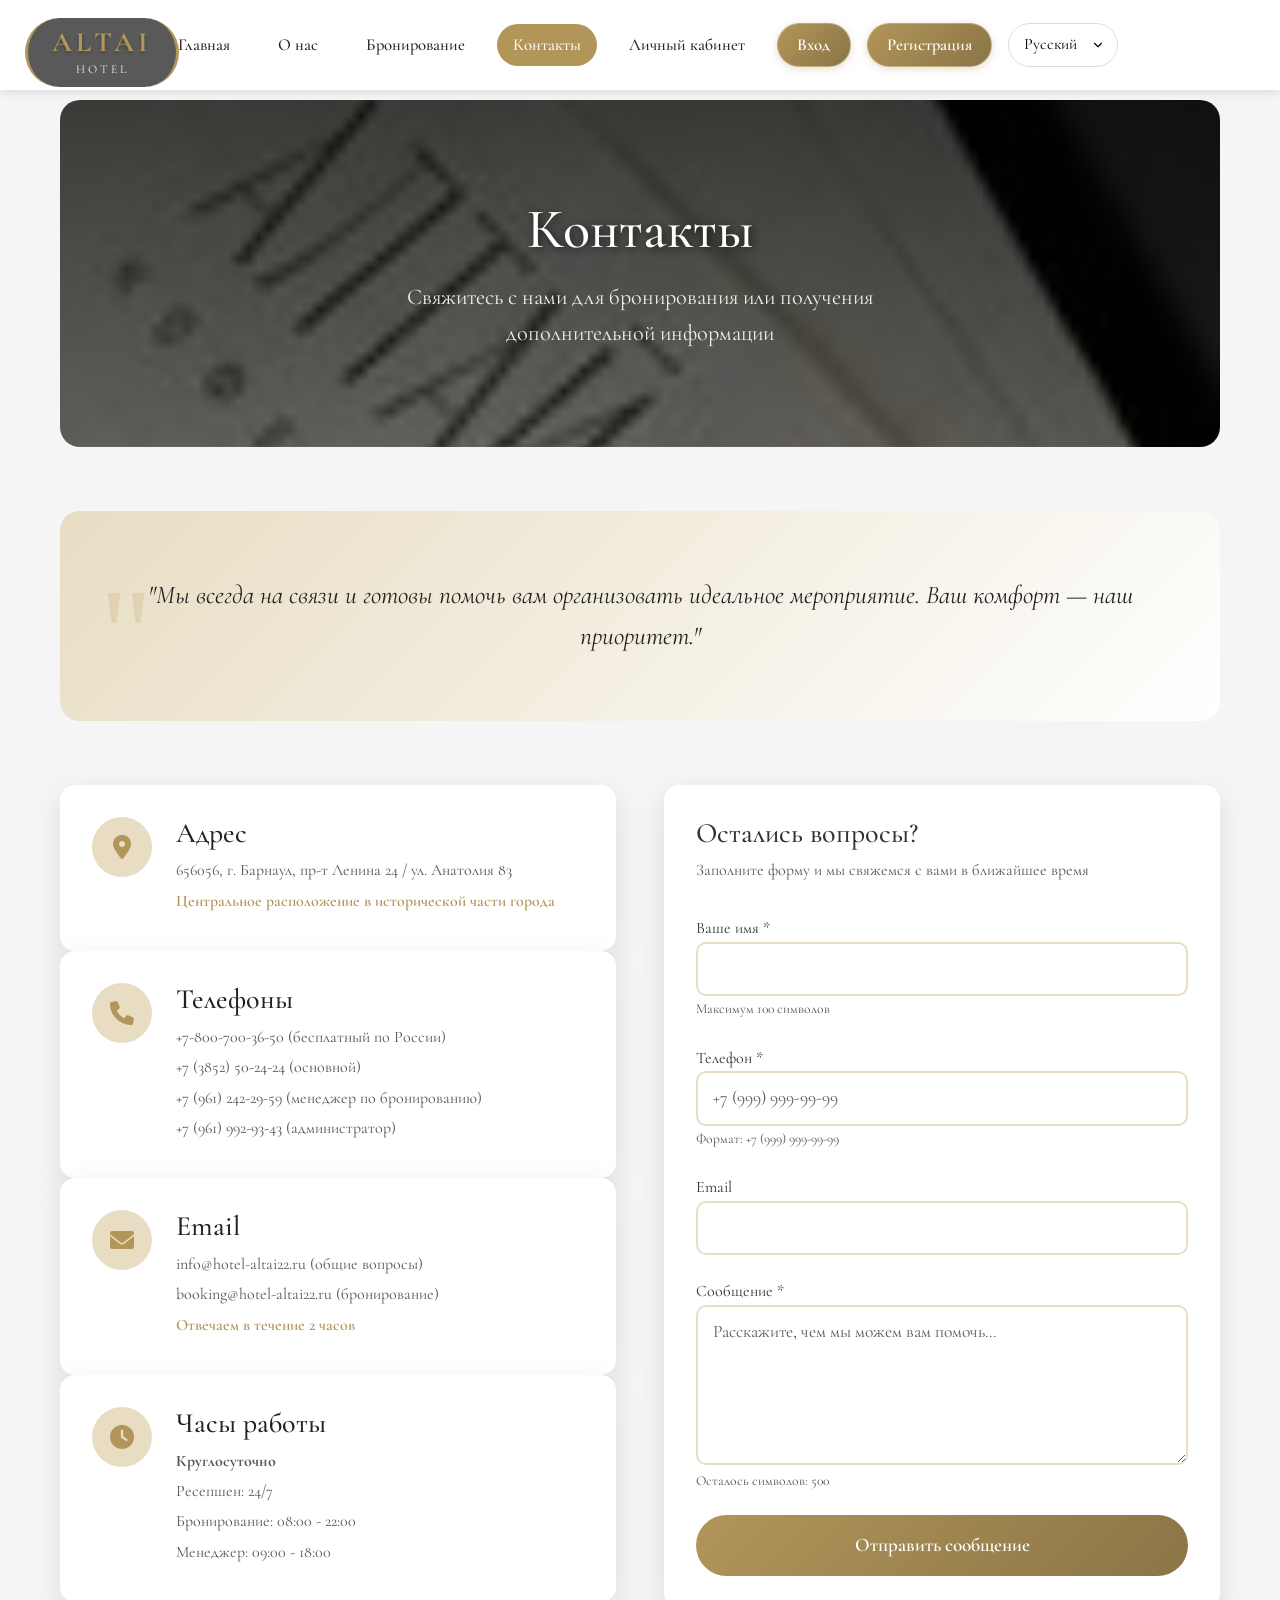
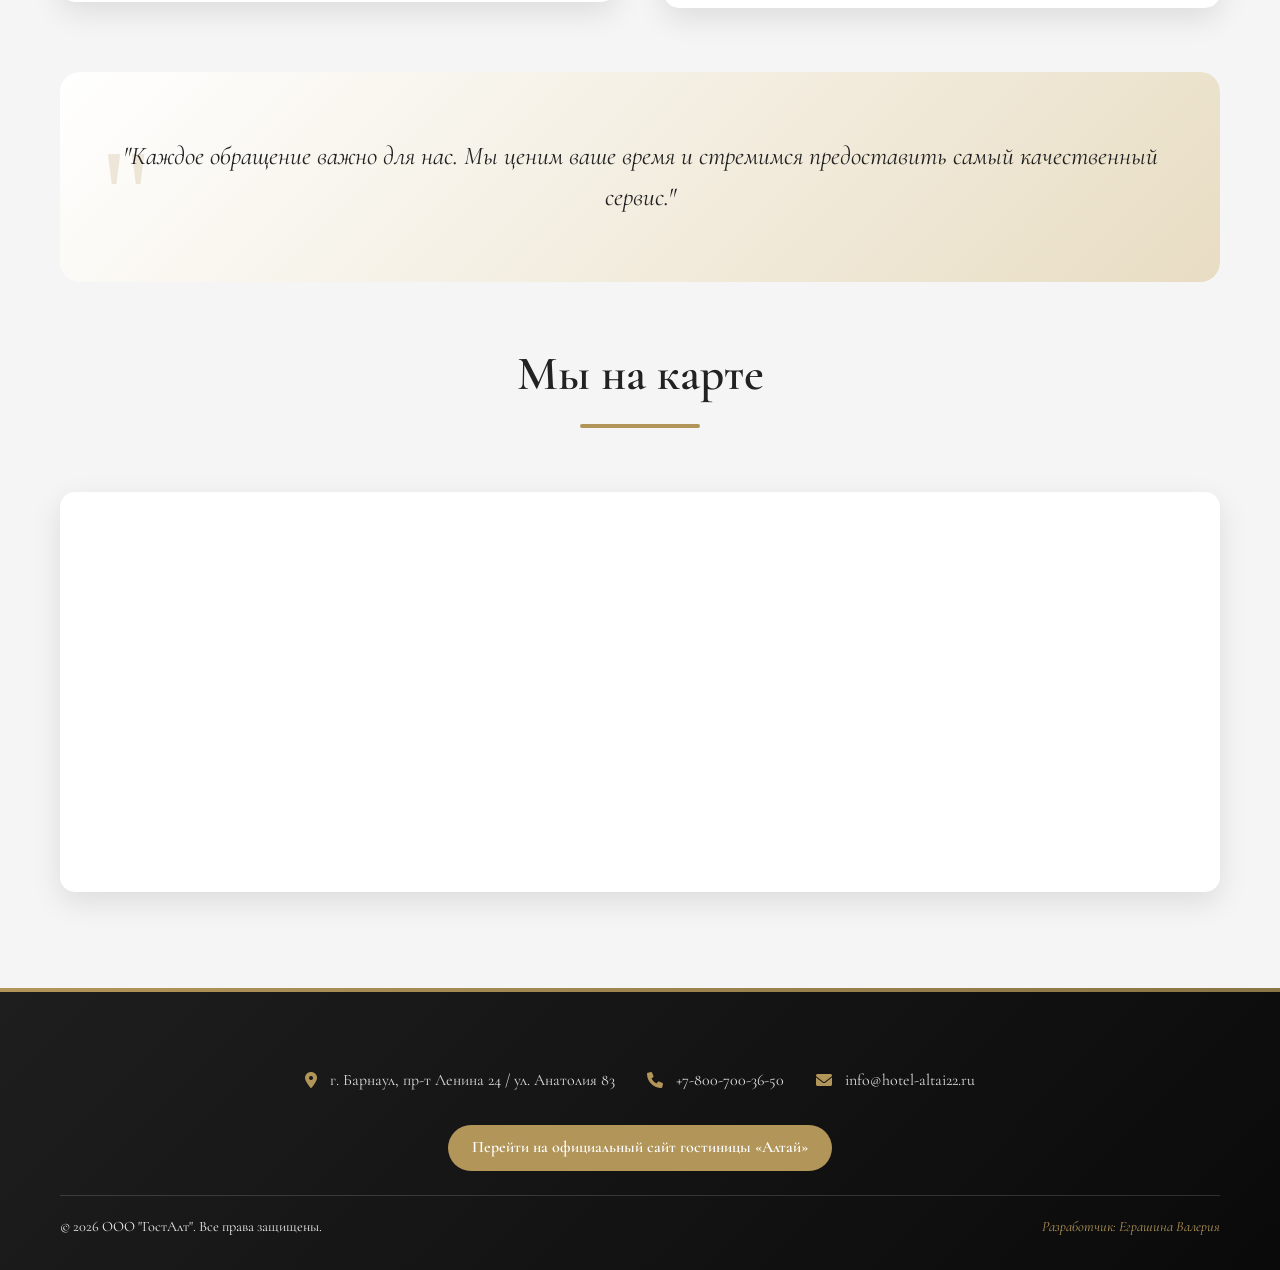
<file: templates/contacts.html>
<!DOCTYPE html>
<html lang="ru">
<head>
  <meta charset="UTF-8">
  <meta name="viewport" content="width=device-width, initial-scale=1.0, user-scalable=yes">
  <title id="pageTitle">Контакты - Конференц-зал «Алтай»</title>
  <link href="https://fonts.googleapis.com/css2?family=Cormorant+Garamond:wght@300;400;500;600;700&display=swap" rel="stylesheet">
  <link rel="stylesheet" href="https://cdnjs.cloudflare.com/ajax/libs/font-awesome/6.0.0/css/all.min.css">
  <link href="https://cdn.jsdelivr.net/npm/bootstrap@5.3.2/dist/css/bootstrap.min.css" rel="stylesheet">
  <style>
    :root {
      --gold: #B29559;
      --dark-gold: #8a7546;
      --light-gold: #e8ddc3;
      --dark: #222;
      --light: #f5f5f5;
      --white: #fff;
      --gray: #555;
      --transition: all 0.3s ease;
    }
    * { margin: 0; padding: 0; box-sizing: border-box; }
    body {
      font-family: 'Cormorant Garamond', serif;
      color: #333;
      line-height: 1.6;
      background-color: var(--light);
      overflow-x: hidden;
    }

    .site-logo {
      position: fixed;
      top: 18px;
      left: 25px;
      z-index: 2001;
      transition: var(--transition);
      cursor: pointer;
    }
    .logo-text {
      background: rgba(0, 0, 0, 0.65);
      backdrop-filter: blur(4px);
      padding: 8px 24px;
      border-radius: 50px;
      display: flex;
      flex-direction: column;
      align-items: center;
      border-left: 3px solid var(--gold);
      border-right: 3px solid var(--gold);
      transition: var(--transition);
    }
    .logo-text:hover {
      background: rgba(0, 0, 0, 0.8);
      transform: scale(1.02);
      border-left-color: var(--dark-gold);
      border-right-color: var(--dark-gold);
    }
    .logo-altai {
      font-size: 28px;
      font-weight: 700;
      letter-spacing: 4px;
      color: var(--gold);
      font-family: 'Cormorant Garamond', serif;
      line-height: 1.2;
      text-shadow: 0 2px 4px rgba(0,0,0,0.3);
    }
    .logo-hotel {
      font-size: 12px;
      font-weight: 400;
      letter-spacing: 3px;
      color: #eee;
      font-family: 'Cormorant Garamond', serif;
      text-transform: uppercase;
    }
    @media (max-width: 768px) {
      .site-logo { top: 12px; left: 15px; }
      .logo-text { padding: 5px 16px; }
      .logo-altai { font-size: 20px; letter-spacing: 3px; }
      .logo-hotel { font-size: 9px; letter-spacing: 2px; }
    }
    @media (max-width: 480px) {
      .logo-text { padding: 4px 12px; }
      .logo-altai { font-size: 16px; letter-spacing: 2px; }
      .logo-hotel { font-size: 7px; letter-spacing: 1.5px; }
    }

    .navbar {
      background: var(--white);
      box-shadow: 0 2px 10px rgba(0,0,0,0.1);
      position: fixed;
      width: 100%;
      top: 0;
      z-index: 1000;
      padding: 10px 0;
    }
    .nav-container {
      max-width: 1200px;
      margin: 0 auto;
      padding: 0 20px;
      display: flex;
      justify-content: flex-end;
      align-items: center;
      min-height: 70px;
      gap: 20px;
      flex-wrap: wrap;
    }
    .nav-menu {
      display: flex;
      gap: 1rem;
      align-items: center;
      flex-wrap: wrap;
    }
    .nav-link {
      text-decoration: none;
      color: var(--dark);
      font-weight: 500;
      padding: 0.5rem 1rem;
      border-radius: 40px;
      transition: var(--transition);
      font-size: 1.05em;
      white-space: nowrap;
      font-family: 'Cormorant Garamond', serif;
    }
    .nav-link:hover, .nav-link.active {
      background: var(--gold);
      color: var(--white);
    }
    .auth-link {
      background: linear-gradient(135deg, var(--gold), var(--dark-gold));
      color: white !important;
      border-radius: 40px;
      padding: 0.5rem 1.2rem;
      font-weight: 600;
      box-shadow: 0 2px 8px rgba(178,149,89,0.3);
      transition: var(--transition);
      border: 1px solid rgba(255,255,255,0.3);
      font-family: 'Cormorant Garamond', serif;
    }
    .auth-link:hover {
      transform: translateY(-2px);
      box-shadow: 0 6px 14px rgba(178,149,89,0.5);
      background: var(--dark-gold);
      color: white;
    }
    .lang-switcher { position: relative; }
    .lang-select {
      padding: 8px 30px 8px 15px;
      border: 1px solid #ddd;
      border-radius: 30px;
      background: var(--white);
      cursor: pointer;
      appearance: none;
      background-image: url("data:image/svg+xml;charset=UTF-8,%3csvg xmlns='http://www.w3.org/2000/svg' viewBox='0 0 24 24' fill='none' stroke='currentColor' stroke-width='2' stroke-linecap='round' stroke-linejoin='round'%3e%3cpolyline points='6 9 12 15 18 9'%3e%3c/polyline%3e%3c/svg%3e");
      background-repeat: no-repeat;
      background-position: right 12px center;
      background-size: 14px;
      font-family: 'Cormorant Garamond', serif;
      transition: var(--transition);
      min-width: 110px;
    }

    .scroll-to-top {
      position: fixed;
      bottom: 30px;
      right: 30px;
      background: var(--gold);
      color: var(--white);
      width: 50px;
      height: 50px;
      border-radius: 50%;
      display: none;
      align-items: center;
      justify-content: center;
      cursor: pointer;
      transition: var(--transition);
      z-index: 1000;
      border: none;
      font-size: 1.3em;
    }
    .scroll-to-top:hover { background: var(--dark-gold); transform: translateY(-3px); }

    .content-section {
      max-width: 1200px;
      margin: 100px auto 60px;
      padding: 0 20px;
    }
    .section-title {
      font-family: 'Cormorant Garamond', serif;
      font-size: 3em;
      text-align: center;
      margin-bottom: 4rem;
      color: var(--dark);
      position: relative;
      font-weight: 600;
    }
    .section-title:after {
      content: '';
      display: block;
      width: 120px;
      height: 4px;
      background: var(--gold);
      margin: 20px auto;
      border-radius: 2px;
    }
    @media (max-width: 768px) { .section-title { font-size: 2.2em; } }

    .contacts-hero {
      background: linear-gradient(rgba(0,0,0,0.7), rgba(0,0,0,0.5)), url('/static/images/контакты.jpg');
      background-size: cover;
      background-position: center;
      background-attachment: fixed;
      padding: 6rem 2rem;
      text-align: center;
      color: var(--white);
      border-radius: 20px;
      margin-bottom: 4rem;
      position: relative;
      overflow: hidden;
    }
    .contacts-hero::before {
      content: '';
      position: absolute;
      top: 0;
      left: -100%;
      width: 100%;
      height: 100%;
      background: linear-gradient(90deg, transparent, rgba(255,255,255,0.1), transparent);
      animation: shimmer 3s infinite;
    }
    @keyframes shimmer { 0% { left: -100%; } 100% { left: 100%; } }
    .contacts-hero h1 { font-size: 3.5em; margin-bottom: 1rem; text-shadow: 2px 2px 8px rgba(0,0,0,0.7); font-family: 'Cormorant Garamond', serif; }
    @media (max-width: 768px) { .contacts-hero h1 { font-size: 2.5em; } }
    .contacts-hero p { font-size: 1.4em; opacity: 0.9; max-width: 600px; margin: 0 auto; }

    .contacts-container {
      display: grid;
      grid-template-columns: 1fr 1fr;
      gap: 3rem;
      margin-bottom: 4rem;
    }
    @media (max-width: 768px) { .contacts-container { grid-template-columns: 1fr; } }

    .contact-card {
      background: var(--white);
      padding: 2rem;
      border-radius: 15px;
      box-shadow: 0 10px 30px rgba(0,0,0,0.1);
      display: flex;
      align-items: flex-start;
      gap: 1.5rem;
      transition: var(--transition);
    }
    .contact-card:hover { transform: translateY(-5px); box-shadow: 0 15px 40px rgba(0,0,0,0.15); }
    .contact-icon {
      width: 60px; height: 60px; background: var(--light-gold);
      border-radius: 50%; display: flex; align-items: center; justify-content: center;
      font-size: 1.5em; color: var(--gold); flex-shrink: 0;
    }
    .contact-details h3 { font-family: 'Cormorant Garamond', serif; margin-bottom: 0.5rem; color: var(--dark); }
    .contact-details p { margin: 0.3rem 0; color: var(--gray); }

    .contact-form {
      background: var(--white); padding: 2rem; border-radius: 15px;
      box-shadow: 0 10px 30px rgba(0,0,0,0.1);
    }
    .form-group { margin-bottom: 1.5rem; }
    .form-control {
      width: 100%; padding: 12px 15px; border: 2px solid var(--light-gold);
      border-radius: 10px; font-size: 1.1em; transition: var(--transition);
      font-family: 'Cormorant Garamond', serif;
    }
    .form-control:focus {
      border-color: var(--gold); outline: none;
      box-shadow: 0 0 0 3px rgba(178,149,89,0.1);
    }
    .btn-submit {
      background: linear-gradient(135deg, var(--gold), var(--dark-gold));
      color: var(--white); border: none; padding: 15px 30px;
      border-radius: 50px; font-size: 1.2em; cursor: pointer;
      transition: var(--transition); width: 100%; font-weight: 600;
      font-family: 'Cormorant Garamond', serif;
    }
    .btn-submit:hover { transform: translateY(-3px); box-shadow: 0 12px 30px rgba(178,149,89,0.6); }

    .map-section { margin-top: 4rem; }
    .map-container {
      background: var(--white); border-radius: 15px; box-shadow: 0 10px 30px rgba(0,0,0,0.1);
      overflow: hidden; height: 400px;
    }
    .map-container iframe { width: 100%; height: 100%; border: 0; }

    .quote-section {
      background: linear-gradient(135deg, var(--light-gold), var(--white));
      padding: 4rem 2rem; border-radius: 20px; margin: 4rem 0;
      text-align: center; position: relative; overflow: hidden;
    }
    .quote-section::before {
      content: '"'; position: absolute; top: 20px; left: 40px; font-size: 8em;
      color: var(--gold); opacity: 0.2; font-family: serif;
    }
    .quote-text {
      font-size: 1.6em; font-style: italic; color: var(--dark); margin-bottom: 0;
      line-height: 1.6; position: relative; z-index: 1;
    }
    @media (max-width: 768px) { .quote-text { font-size: 1.3rem; } }

    footer {
      background: linear-gradient(135deg, #1e1e1e, #0a0a0a); padding: 3rem 1rem 2rem;
      margin-top: 6rem; color: #eee; position: relative;
    }
    footer::before {
      content: ''; position: absolute; top: 0; left: 0; right: 0; height: 4px;
      background: linear-gradient(90deg, var(--gold), var(--dark-gold));
    }
    .footer-content { max-width: 1200px; margin: 0 auto; padding: 0 20px; }
    .footer-contacts { display: flex; justify-content: center; flex-wrap: wrap; gap: 2rem; margin: 2rem 0; }
    .footer-contact-item { display: flex; align-items: center; gap: 0.8rem; }
    .footer-contact-item i { color: var(--gold); }
    .footer-contact-item a, .footer-contact-item span { color: #ddd; text-decoration: none; transition: var(--transition); }
    .footer-contact-item a:hover { color: var(--gold); }
    .official-site-link {
      background: var(--gold); display: inline-block; width: fit-content; margin: 0 auto;
      padding: 10px 24px; border-radius: 40px; color: white; text-decoration: none;
      font-weight: 600; transition: 0.2s;
    }
    .official-site-link:hover { background: var(--dark-gold); transform: scale(1.02); }
    .footer-bottom {
      display: flex; justify-content: space-between; align-items: center; flex-wrap: wrap;
      margin-top: 1.5rem; border-top: 1px solid rgba(255,255,255,0.15); padding-top: 1.2rem; font-size: 0.9rem;
    }
    @media (max-width: 768px) {
      .footer-bottom { flex-direction: column; text-align: center; gap: 0.7rem; }
      .footer-contacts { flex-direction: column; align-items: center; gap: 1rem; }
    }
    .developer { font-style: italic; color: var(--gold); }

    .fade-in { opacity: 0; transform: translateY(30px); transition: all 0.6s ease; }
    .fade-in.visible { opacity: 1; transform: translateY(0); }
    .mobile-menu-btn { display: none; background: none; border: none; font-size: 1.8rem; color: var(--gold); cursor: pointer; }
    @media (max-width: 768px) {
      .mobile-menu-btn { display: block; }
      .nav-container { justify-content: space-between; }
      .navbar-collapse { background: var(--white); padding: 1rem; border-radius: 10px; margin-top: 1rem; box-shadow: 0 5px 15px rgba(0,0,0,0.1); }
      .nav-menu { flex-direction: column; gap: 0.8rem; }
    }
  </style>
</head>
<body>
  <div class="site-logo" onclick="location.href='/'">
    <div class="logo-text">
      <span class="logo-altai">ALTAI</span>
      <span class="logo-hotel">HOTEL</span>
    </div>
  </div>

  <nav class="navbar navbar-expand-lg">
    <div class="nav-container">
      <button class="navbar-toggler mobile-menu-btn" type="button" data-bs-toggle="collapse" data-bs-target="#navbarNav" aria-label="Menu">
        <i class="fas fa-bars"></i>
      </button>
      <div class="collapse navbar-collapse" id="navbarNav">
        <div class="nav-menu">
          <a href="/" class="nav-link" data-lang-key="navHome">Главная</a>
          <a href="/about" class="nav-link" data-lang-key="navAbout">О нас</a>
          <a href="/booking" class="nav-link" data-lang-key="navBooking">Бронирование</a>
          <a href="/contacts" class="nav-link active" data-lang-key="navContacts">Контакты</a>
          <a href="/personal" class="nav-link" data-lang-key="navProfile">Личный кабинет</a>
          <a href="/login" class="nav-link auth-link" data-lang-key="login">Вход</a>
          <a href="/register" class="nav-link auth-link" data-lang-key="register">Регистрация</a>
          <div class="lang-switcher">
            <select class="lang-select" id="languageSelect">
              <option value="ru">Русский</option>
              <option value="en">English</option>
              <option value="zh">中文</option>
            </select>
          </div>
        </div>
      </div>
    </div>
  </nav>

  <button class="scroll-to-top" onclick="scrollToTop()"><i class="fas fa-chevron-up"></i></button>

  <div class="content-section">
    <div class="contacts-hero fade-in">
      <h1 data-lang-key="pageTitle">Контакты</h1>
      <p data-lang-key="heroSubtitle">Свяжитесь с нами для бронирования или получения дополнительной информации</p>
    </div>

    <div class="quote-section fade-in">
      <p class="quote-text" data-lang-key="quote1">"Мы всегда на связи и готовы помочь вам организовать идеальное мероприятие. Ваш комфорт — наш приоритет."</p>
    </div>

    <div class="contacts-container">
      <div class="contact-info">
        <div class="contact-card fade-in">
          <div class="contact-icon"><i class="fas fa-map-marker-alt"></i></div>
          <div class="contact-details">
            <h3 data-lang-key="addressTitle">Адрес</h3>
            <p data-lang-key="addressText">656056, г. Барнаул, пр-т Ленина 24 / ул. Анатолия 83</p>
            <p style="color: var(--gold); font-weight: 600;" data-lang-key="addressNote">Центральное расположение в исторической части города</p>
          </div>
        </div>
        <div class="contact-card fade-in">
          <div class="contact-icon"><i class="fas fa-phone"></i></div>
          <div class="contact-details">
            <h3 data-lang-key="phonesTitle">Телефоны</h3>
            <p><span data-lang-key="phoneFree">+7-800-700-36-50</span> <span data-lang-key="phoneFreeLabel">(бесплатный по России)</span></p>
            <p><span data-lang-key="phoneMain">+7 (3852) 50-24-24</span> <span data-lang-key="phoneMainLabel">(основной)</span></p>
            <p><span data-lang-key="phoneManager">+7 (961) 242-29-59</span> <span data-lang-key="phoneManagerLabel">(менеджер по бронированию)</span></p>
            <p><span data-lang-key="phoneAdmin">+7 (961) 992-93-43</span> <span data-lang-key="phoneAdminLabel">(администратор)</span></p>
          </div>
        </div>
        <div class="contact-card fade-in">
          <div class="contact-icon"><i class="fas fa-envelope"></i></div>
          <div class="contact-details">
            <h3 data-lang-key="emailTitle">Email</h3>
            <p>info@hotel-altai22.ru <span data-lang-key="emailInfoLabel">(общие вопросы)</span></p>
            <p>booking@hotel-altai22.ru <span data-lang-key="emailBookingLabel">(бронирование)</span></p>
            <p style="color: var(--gold); font-weight: 600;" data-lang-key="emailNote">Отвечаем в течение 2 часов</p>
          </div>
        </div>
        <div class="contact-card fade-in">
          <div class="contact-icon"><i class="fas fa-clock"></i></div>
          <div class="contact-details">
            <h3 data-lang-key="hoursTitle">Часы работы</h3>
            <p><strong data-lang-key="hours24">Круглосуточно</strong></p>
            <p data-lang-key="reception24">Ресепшен: 24/7</p>
            <p data-lang-key="bookingHours">Бронирование: 08:00 - 22:00</p>
            <p data-lang-key="managerHours">Менеджер: 09:00 - 18:00</p>
          </div>
        </div>
      </div>

      <div class="contact-form fade-in">
        <h3 data-lang-key="questionsTitle">Остались вопросы?</h3>
        <p style="color: var(--gray); margin-bottom: 2rem;" data-lang-key="questionsText">Заполните форму и мы свяжемся с вами в ближайшее время</p>
        <form id="contactForm">
          <div class="form-group">
            <label data-lang-key="nameLabel">Ваше имя *</label>
            <input type="text" id="contact-name" class="form-control" required maxlength="100" data-lang-placeholder="namePlaceholder">
            <small style="color: var(--gray); font-size: 0.85em;" data-lang-key="nameLimit">Максимум 100 символов</small>
          </div>
          <div class="form-group">
            <label data-lang-key="phoneLabel">Телефон *</label>
            <input type="tel" id="contact-phone" class="form-control" required maxlength="20" placeholder="+7 (999) 999-99-99">
            <small style="color: var(--gray); font-size: 0.85em;" data-lang-key="phoneHint">Формат: +7 (999) 999-99-99</small>
          </div>
          <div class="form-group">
            <label data-lang-key="emailLabel">Email</label>
            <input type="email" id="contact-email" class="form-control" maxlength="100">
          </div>
          <div class="form-group">
            <label data-lang-key="messageLabel">Сообщение *</label>
            <textarea id="contact-message" class="form-control" rows="5" required maxlength="500" placeholder="Расскажите, чем мы можем вам помочь..."></textarea>
            <small style="color: var(--gray); font-size: 0.85em; display: block; margin-top: 5px;" id="charCountMessage" data-lang-key="charRemaining">Осталось символов: 500</small>
          </div>
          <button type="submit" class="btn-submit" id="submitButton" data-lang-key="submitButton">Отправить сообщение</button>
        </form>
      </div>
    </div>

    <div class="quote-section fade-in" style="background: linear-gradient(135deg, var(--white), var(--light-gold));">
      <p class="quote-text" data-lang-key="quote2">"Каждое обращение важно для нас. Мы ценим ваше время и стремимся предоставить самый качественный сервис."</p>
    </div>

    <div class="map-section fade-in">
      <h2 class="section-title" data-lang-key="mapTitle">Мы на карте</h2>
      <div class="map-container">
        <iframe src="https://yandex.ru/map-widget/v1/?um=constructor%3A7b8e3b2c4a5d6f7g8h9i0j&source=constructor" width="100%" height="400" frameborder="0"></iframe>
      </div>
    </div>
  </div>

  <footer>
    <div class="footer-content">
      <div class="footer-contacts">
        <div class="footer-contact-item"><i class="fas fa-map-marker-alt"></i><span data-lang-key="footerAddress">г. Барнаул, пр-т Ленина 24 / ул. Анатолия 83</span></div>
        <div class="footer-contact-item"><i class="fas fa-phone"></i><a href="tel:+78007003650">+7-800-700-36-50</a></div>
        <div class="footer-contact-item"><i class="fas fa-envelope"></i><a href="mailto:info@hotel-altai22.ru">info@hotel-altai22.ru</a></div>
      </div>
      <div style="text-align:center;">
        <a href="https://hotel-altai22.ru/" target="_blank" class="official-site-link" data-lang-key="officialSiteLink">Перейти на официальный сайт гостиницы «Алтай»</a>
      </div>
      <div class="footer-bottom">
        <span data-lang-key="copyright">© 2026 ООО "ГостАлт". Все права защищены.</span>
        <span class="developer" data-lang-key="developer">Разработчик: Еграшина Валерия</span>
      </div>
    </div>
  </footer>

  <script src="https://cdn.jsdelivr.net/npm/bootstrap@5.3.2/dist/js/bootstrap.bundle.min.js"></script>
  <script>
    var translations = {
      ru: {
        pageTitle: "Контакты", heroSubtitle: "Свяжитесь с нами для бронирования или получения дополнительной информации",
        quote1: '"Мы всегда на связи и готовы помочь вам организовать идеальное мероприятие. Ваш комфорт — наш приоритет."',
        quote2: '"Каждое обращение важно для нас. Мы ценим ваше время и стремимся предоставить самый качественный сервис."',
        addressTitle: "Адрес", addressText: "656056, г. Барнаул, пр-т Ленина 24 / ул. Анатолия 83", addressNote: "Центральное расположение в исторической части города",
        phonesTitle: "Телефоны", phoneFree: "+7-800-700-36-50", phoneFreeLabel: "(бесплатный по России)",
        phoneMain: "+7 (3852) 50-24-24", phoneMainLabel: "(основной)", phoneManager: "+7 (961) 242-29-59", phoneManagerLabel: "(менеджер по бронированию)",
        phoneAdmin: "+7 (961) 992-93-43", phoneAdminLabel: "(администратор)",
        emailTitle: "Email", emailInfoLabel: "(общие вопросы)", emailBookingLabel: "(бронирование)", emailNote: "Отвечаем в течение 2 часов",
        hoursTitle: "Часы работы", hours24: "Круглосуточно", reception24: "Ресепшен: 24/7", bookingHours: "Бронирование: 08:00 - 22:00", managerHours: "Менеджер: 09:00 - 18:00",
        questionsTitle: "Остались вопросы?", questionsText: "Заполните форму и мы свяжемся с вами в ближайшее время",
        nameLabel: "Ваше имя *", phoneLabel: "Телефон *", emailLabel: "Email", messageLabel: "Сообщение *",
        submitButton: "Отправить сообщение", mapTitle: "Мы на карте",
        officialSiteLink: "Перейти на официальный сайт гостиницы «Алтай»",
        copyright: "© 2026 ООО \"ГостАлт\". Все права защищены.",
        developer: "Разработчик: Еграшина Валерия",
        footerAddress: "г. Барнаул, пр-т Ленина 24 / ул. Анатолия 83",
        navHome: "Главная", navAbout: "О нас", navBooking: "Бронирование", navContacts: "Контакты", navProfile: "Личный кабинет",
        login: "Вход", register: "Регистрация",
        charRemaining: "Осталось символов:",
        nameLimit: "Максимум 100 символов",
        phoneHint: "Формат: +7 (999) 999-99-99"
      },
      en: {
        pageTitle: "Contacts", heroSubtitle: "Contact us for booking or additional information",
        quote1: '"We are always in touch and ready to help you organize the perfect event. Your comfort is our priority."',
        quote2: '"Every request matters to us. We value your time and strive to provide the highest quality service."',
        addressTitle: "Address", addressText: "656056, Barnaul, Lenin Ave. 24 / Anatolia St. 83", addressNote: "Central location in the historic part of the city",
        phonesTitle: "Phones", phoneFree: "+7-800-700-36-50", phoneFreeLabel: "(free in Russia)",
        phoneMain: "+7 (3852) 50-24-24", phoneMainLabel: "(main)", phoneManager: "+7 (961) 242-29-59", phoneManagerLabel: "(booking manager)",
        phoneAdmin: "+7 (961) 992-93-43", phoneAdminLabel: "(administrator)",
        emailTitle: "Email", emailInfoLabel: "(general questions)", emailBookingLabel: "(booking)", emailNote: "We reply within 2 hours",
        hoursTitle: "Working Hours", hours24: "24/7", reception24: "Reception: 24/7", bookingHours: "Booking: 08:00 - 22:00", managerHours: "Manager: 09:00 - 18:00",
        questionsTitle: "Any questions?", questionsText: "Fill out the form and we will contact you shortly",
        nameLabel: "Your Name *", phoneLabel: "Phone *", emailLabel: "Email", messageLabel: "Message *",
        submitButton: "Send Message", mapTitle: "We on the map",
        officialSiteLink: "Go to the official website of Hotel Altai",
        copyright: "© 2026 LLC \"GostAlt\". All rights reserved.",
        developer: "Developer: Valeria Egrashina",
        footerAddress: "Barnaul, Lenin Ave. 24 / Anatolia St. 83",
        navHome: "Home", navAbout: "About", navBooking: "Booking", navContacts: "Contacts", navProfile: "Profile",
        login: "Login", register: "Register",
        charRemaining: "Characters left:",
        nameLimit: "Maximum 100 characters",
        phoneHint: "Format: +7 (999) 999-99-99"
      },
      zh: {
        pageTitle: "联系方式", heroSubtitle: "联系我们进行预订或获取更多信息",
        quote1: '"我们随时为您服务，帮助您组织完美的活动。您的舒适是我们的首要任务。"',
        quote2: '"每一次联系对我们都很重要。我们珍惜您的时间，致力于提供最优质的服务。"',
        addressTitle: "地址", addressText: "656056, 巴尔瑙尔, 列宁大街24号 / 安纳托利亚街83号", addressNote: "位于城市历史中心",
        phonesTitle: "电话", phoneFree: "+7-800-700-36-50", phoneFreeLabel: "(俄罗斯境内免费)",
        phoneMain: "+7 (3852) 50-24-24", phoneMainLabel: "(主要)", phoneManager: "+7 (961) 242-29-59", phoneManagerLabel: "(预订经理)",
        phoneAdmin: "+7 (961) 992-93-43", phoneAdminLabel: "(管理员)",
        emailTitle: "邮箱", emailInfoLabel: "(一般问题)", emailBookingLabel: "(预订)", emailNote: "2小时内回复",
        hoursTitle: "工作时间", hours24: "24小时", reception24: "前台: 24/7", bookingHours: "预订: 08:00 - 22:00", managerHours: "经理: 09:00 - 18:00",
        questionsTitle: "还有问题吗？", questionsText: "填写表格，我们会尽快与您联系",
        nameLabel: "您的姓名 *", phoneLabel: "电话 *", emailLabel: "邮箱", messageLabel: "消息 *",
        submitButton: "发送消息", mapTitle: "我们的位置",
        officialSiteLink: "访问阿尔泰酒店官网",
        copyright: "© 2026 戈斯特阿尔特有限责任公司。版权所有。",
        developer: "开发者: 瓦莱里娅·叶格拉希娜",
        footerAddress: "巴尔瑙尔市，列宁大街24号 / 阿纳托利亚街83号",
        navHome: "首页", navAbout: "关于我们", navBooking: "预订", navContacts: "联系方式", navProfile: "个人中心",
        login: "登录", register: "注册",
        charRemaining: "剩余字符:",
        nameLimit: "最多100个字符",
        phoneHint: "格式：+7 (999) 999-99-99"
      }
    };

    var currentLang = localStorage.getItem('preferredLanguage') || 'ru';

    function changeLanguage(lang) {
      currentLang = lang;
      localStorage.setItem('preferredLanguage', lang);
      var t = translations[lang];
      if (!t) return;
      if (lang === 'ru') document.title = 'Контакты - Конференц-зал «Алтай»';
      else if (lang === 'en') document.title = 'Contacts - Conference Hall Altai';
      else document.title = '联系方式 - 阿尔泰会议厅';

      var elements = document.querySelectorAll('[data-lang-key]');
      for (var i = 0; i < elements.length; i++) {
        var el = elements[i];
        var key = el.getAttribute('data-lang-key');
        if (t[key] !== undefined) {
          if (el.tagName === 'INPUT' || el.tagName === 'TEXTAREA') {
            if (el.placeholder !== undefined) el.placeholder = t[key];
          } else {
            el.innerText = t[key];
          }
        }
      }
      
      // Обновляем плейсхолдер для имени
      var nameInput = document.getElementById('contact-name');
      if (nameInput && t.namePlaceholder) nameInput.placeholder = t.namePlaceholder;
      
      // Обновляем счетчик символов
      var messageField = document.getElementById('contact-message');
      if (messageField) {
        var remaining = 500 - messageField.value.length;
        var charSpan = document.getElementById('charCountMessage');
        if (charSpan) charSpan.innerHTML = t.charRemaining + ' ' + remaining;
      }
    }

    var langSelect = document.getElementById('languageSelect');
    if (langSelect) {
      langSelect.addEventListener('change', function(e) { changeLanguage(e.target.value); });
    }

    document.addEventListener('DOMContentLoaded', function() {
      var savedLang = localStorage.getItem('preferredLanguage') || 'ru';
      var selectEl = document.getElementById('languageSelect');
      if (selectEl) selectEl.value = savedLang;
      changeLanguage(savedLang);

      var fades = document.querySelectorAll('.fade-in');
      var observer = new IntersectionObserver(function(entries) {
        for (var i = 0; i < entries.length; i++) {
          if (entries[i].isIntersecting) entries[i].target.classList.add('visible');
        }
      }, { threshold: 0.1 });
      for (var i = 0; i < fades.length; i++) observer.observe(fades[i]);
      
      var messageField = document.getElementById('contact-message');
      if (messageField) {
        var charSpan = document.getElementById('charCountMessage');
        messageField.addEventListener('input', function() {
          var remaining = 500 - this.value.length;
          var t = translations[currentLang];
          if (charSpan) charSpan.innerHTML = t.charRemaining + ' ' + remaining;
        });
      }
    });

    function scrollToTop() { window.scrollTo({ top: 0, behavior: 'smooth' }); }
    window.addEventListener('scroll', function() {
      var btn = document.querySelector('.scroll-to-top');
      if (window.scrollY > 300) btn.style.display = 'flex';
      else btn.style.display = 'none';
    });

    var contactForm = document.getElementById('contactForm');
    if (contactForm) {
      contactForm.addEventListener('submit', function(e) {
        e.preventDefault();
        var name = document.getElementById('contact-name').value;
        var phone = document.getElementById('contact-phone').value;
        var msg = document.getElementById('contact-message').value;
        if (!name || !phone || !msg) {
          var t = translations[currentLang];
          var errorMsg = (currentLang === 'ru') ? 'Пожалуйста, заполните все обязательные поля' : ((currentLang === 'en') ? 'Please fill all required fields' : '请填写所有必填字段');
          showNotification(errorMsg, 'error');
          return;
        }
        var btn = document.querySelector('#submitButton');
        var orig = btn.innerHTML;
        var loadingText = (currentLang === 'ru') ? 'Отправка...' : ((currentLang === 'en') ? 'Sending...' : '发送中...');
        btn.innerHTML = '<i class="fas fa-spinner fa-spin"></i> ' + loadingText;
        btn.disabled = true;
        setTimeout(function() {
          var successMsg = (currentLang === 'ru') ? '✅ Сообщение успешно отправлено! Мы свяжемся с вами.' : ((currentLang === 'en') ? '✅ Message sent successfully! We will contact you.' : '✅ 消息已成功发送！我们会与您联系。');
          showNotification(successMsg, 'success');
          btn.innerHTML = orig;
          btn.disabled = false;
          contactForm.reset();
          var charSpan = document.getElementById('charCountMessage');
          if (charSpan) {
            var t = translations[currentLang];
            charSpan.innerHTML = t.charRemaining + ' 500';
          }
        }, 1500);
      });
    }

    function showNotification(message, type) {
      var notif = document.createElement('div');
      var bgColor = (type === 'success') ? '#28a745' : '#dc3545';
      notif.style.cssText = 'position: fixed; top: 100px; right: 20px; background: ' + bgColor + '; color: white; padding: 1rem 2rem; border-radius: 10px; z-index: 3000; transform: translateX(100%); transition: transform 0.3s ease; font-family: \'Cormorant Garamond\', serif; font-size: 1.1rem;';
      notif.innerText = message;
      document.body.appendChild(notif);
      setTimeout(function() { notif.style.transform = 'translateX(0)'; }, 50);
      setTimeout(function() {
        notif.style.transform = 'translateX(100%)';
        setTimeout(function() { notif.remove(); }, 300);
      }, 4000);
    }
  </script>
</body>
</html>
</file>
